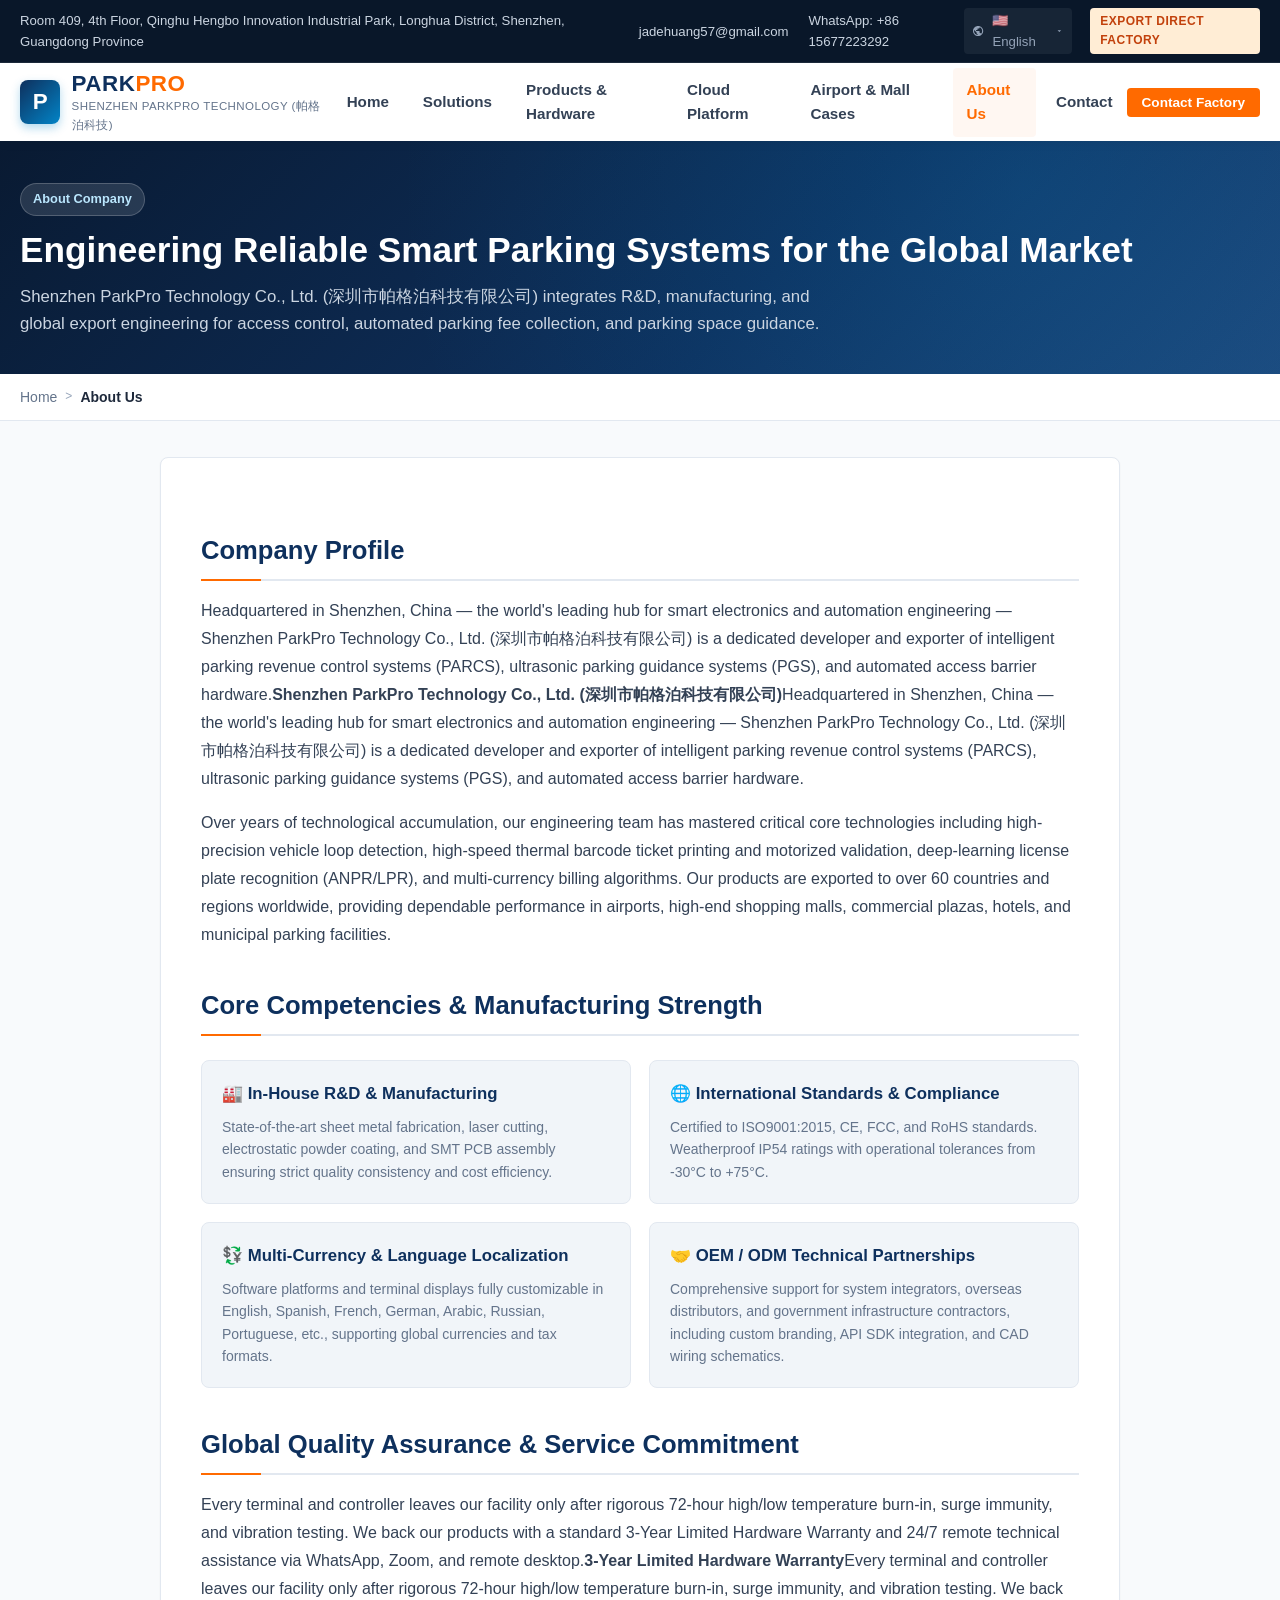
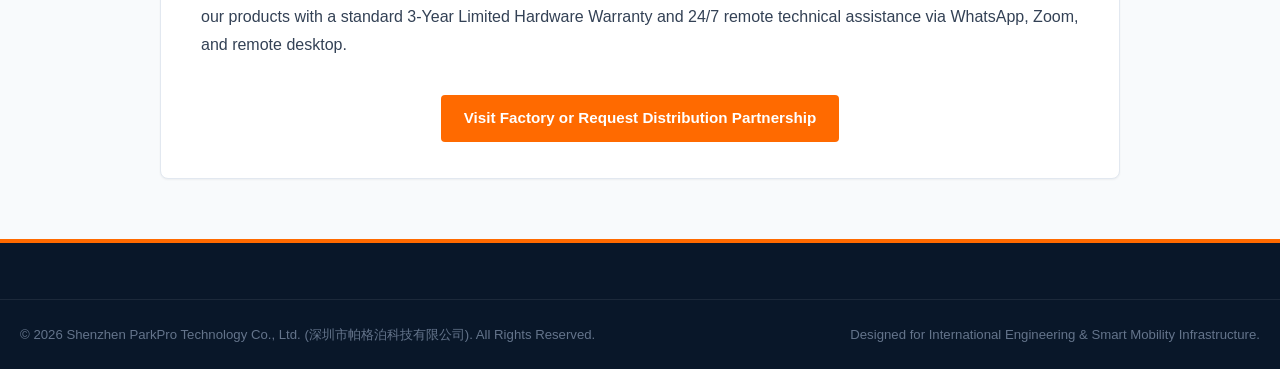
<file: about.html>
<!DOCTYPE html>
<html lang="en">
<head>
  <meta charset="UTF-8">
  <meta http-equiv="X-UA-Compatible" content="IE=edge">
  <meta name="viewport" content="width=device-width, initial-scale=1.0">
  <title>About Us | Shenzhen ParkPro Technology Co., Ltd. (深圳市帕格泊科技有限公司)</title>
  <meta name="description" content="Shenzhen ParkPro Technology Co., Ltd. (深圳市帕格泊科技有限公司) is a high-tech manufacturer specializing in overseas parking management systems, automated fee collection, and ultrasonic space guidance.">
  <link rel="stylesheet" href="css/style.css?v=1.2.0">
</head>
<body>

  <!-- Top Utility Bar -->
  <div class="top-bar">
    <div class="container top-bar-inner">
      <div class="top-contacts">
        <span class="top-contact-item" data-i18n="top_address">Room 409, 4th Floor, Qinghu Hengbo Innovation Industrial Park, Longhua District, Shenzhen, Guangdong Province</span>
        <a href="mailto:jadehuang57@gmail.com" class="top-contact-item">jadehuang57@gmail.com</a>
        <a href="https://wa.me/8615677223292" target="_blank" class="top-contact-item" data-i18n="top_whatsapp">WhatsApp: +86 15677223292</a>
      </div>
      <div class="top-right">
        <!-- Language Switcher -->
        <div class="lang-selector" id="langSelector">
          <svg width="14" height="14" viewBox="0 0 24 24" fill="currentColor"><path d="M12 2C6.48 2 2 6.48 2 12s4.48 10 10 10 10-4.48 10-10S17.52 2 12 2zm-1 17.93c-3.95-.49-7-3.85-7-7.93 0-.62.08-1.21.21-1.79L9 15v1c0 1.1.9 2 2 2v1.93zm6.9-2.54c-.26-.81-1-1.39-1.9-1.39h-1v-3c0-.55-.45-1-1-1H8v-2h2c.55 0 1-.45 1-1V7h2c1.1 0 2-.9 2-2v-.41c2.93 1.19 5 4.06 5 7.41 0 2.08-.8 3.97-2.1 5.39z"/></svg>
          <span id="currentLangLabel">🇺🇸 English</span>
          <svg width="10" height="10" viewBox="0 0 24 24" fill="currentColor"><path d="M7 10l5 5 5-5z"/></svg>

          <div class="lang-dropdown" id="langDropdown">
            <a href="#" data-lang="en">🇺🇸 English</a>
            <a href="#" data-lang="zh">🇨🇳 简体中文</a>
            <a href="#" data-lang="es">🇪🇸 Español</a>
            <a href="#" data-lang="fr">🇫🇷 Français</a>
            <a href="#" data-lang="de">🇩🇪 Deutsch</a>
            <a href="#" data-lang="ar">🇦🇪 العربية</a>
            <a href="#" data-lang="ru">🇷🇺 Русский</a>
            <a href="#" data-lang="pt">🇵🇹 Português</a>
            <a href="#" data-lang="ja">🇯🇵 日本語</a>
          </div>
        </div>

        <span class="badge badge-accent" data-i18n="badge_factory">Export Direct Factory</span>
      </div>
    </div>
  </div>

  <!-- Header -->
  <header class="site-header">
    <div class="container header-wrap">
      <a href="index.html" class="site-logo">
        <div class="logo-emblem">P</div>
        <div class="logo-text">
          <div class="logo-brand">PARK<span>PRO</span></div>
          <div class="logo-subtitle" data-i18n="company_title">Shenzhen ParkPro Technology (帕格泊科技)</div>
        </div>
      </a>

      <nav class="main-nav">
        <a href="index.html" class="nav-link" data-nav="home" data-i18n="nav_home">Home</a>
        <a href="solutions.html" class="nav-link" data-nav="solutions" data-i18n="nav_solutions">Solutions</a>
        <a href="products.html" class="nav-link" data-nav="products" data-i18n="nav_products">Products & Hardware</a>
        <a href="index.html#softwareSection" class="nav-link" data-nav="software" data-i18n="nav_cloud">Cloud Platform</a>
        <a href="index.html#scenariosSection" class="nav-link" data-nav="scenarios" data-i18n="nav_scenarios">Airport & Mall Cases</a>
        <a href="about.html" class="nav-link active" data-nav="about" data-i18n="nav_about">About Us</a>
        <a href="contact.html" class="nav-link" data-nav="contact" data-i18n="nav_contact">Contact</a>
      </nav>

      <div class="header-actions">
        <button class="btn btn-accent btn-sm open-quote-modal" data-i18n="btn_contact_factory">Contact Factory</button>
      </div>
    </div>
  </header>

  <!-- Banner -->
  <section class="page-banner">
    <div class="container banner-content">
      <div class="banner-badge">About Company</div>
      <h1 class="banner-title">Engineering Reliable Smart Parking Systems for the Global Market</h1>
      <p class="banner-desc">Shenzhen ParkPro Technology Co., Ltd. (深圳市帕格泊科技有限公司) integrates R&D, manufacturing, and global export engineering for access control, automated parking fee collection, and parking space guidance.</p>
    </div>
  </section>

  <!-- Breadcrumbs -->
  <div class="breadcrumb-wrap">
    <div class="container breadcrumbs">
      <a href="index.html">Home</a>
      <span class="sep">></span>
      <span class="current">About Us</span>
    </div>
  </div>

  <!-- Main Content -->
  <main class="main-layout">
    <div class="container">
      <div class="main-content" style="max-width:960px; margin:0 auto;">

        <h2 class="section-h2">Company Profile</h2>
        <p class="content-p">
          Headquartered in Shenzhen, China — the world's leading hub for smart electronics and automation engineering — <strong>Shenzhen ParkPro Technology Co., Ltd. (深圳市帕格泊科技有限公司)</strong> is a dedicated developer and exporter of intelligent parking revenue control systems (PARCS), ultrasonic parking guidance systems (PGS), and automated access barrier hardware.
        </p>
        <p class="content-p">
          Over years of technological accumulation, our engineering team has mastered critical core technologies including high-precision vehicle loop detection, high-speed thermal barcode ticket printing and motorized validation, deep-learning license plate recognition (ANPR/LPR), and multi-currency billing algorithms. Our products are exported to over 60 countries and regions worldwide, providing dependable performance in airports, high-end shopping malls, commercial plazas, hotels, and municipal parking facilities.
        </p>

        <h2 class="section-h2">Core Competencies & Manufacturing Strength</h2>
        <div class="feature-cards-grid" style="grid-template-columns:1fr 1fr;">
          <div class="feature-card">
            <div class="feature-card-title">🏭 In-House R&D & Manufacturing</div>
            <div class="feature-card-desc">State-of-the-art sheet metal fabrication, laser cutting, electrostatic powder coating, and SMT PCB assembly ensuring strict quality consistency and cost efficiency.</div>
          </div>
          <div class="feature-card">
            <div class="feature-card-title">🌐 International Standards & Compliance</div>
            <div class="feature-card-desc">Certified to ISO9001:2015, CE, FCC, and RoHS standards. Weatherproof IP54 ratings with operational tolerances from -30°C to +75°C.</div>
          </div>
          <div class="feature-card">
            <div class="feature-card-title">💱 Multi-Currency & Language Localization</div>
            <div class="feature-card-desc">Software platforms and terminal displays fully customizable in English, Spanish, French, German, Arabic, Russian, Portuguese, etc., supporting global currencies and tax formats.</div>
          </div>
          <div class="feature-card">
            <div class="feature-card-title">🤝 OEM / ODM Technical Partnerships</div>
            <div class="feature-card-desc">Comprehensive support for system integrators, overseas distributors, and government infrastructure contractors, including custom branding, API SDK integration, and CAD wiring schematics.</div>
          </div>
        </div>

        <h2 class="section-h2">Global Quality Assurance & Service Commitment</h2>
        <p class="content-p">
          Every terminal and controller leaves our facility only after rigorous 72-hour high/low temperature burn-in, surge immunity, and vibration testing. We back our products with a standard <strong>3-Year Limited Hardware Warranty</strong> and 24/7 remote technical assistance via WhatsApp, Zoom, and remote desktop.
        </p>

        <div style="text-align:center; margin-top:36px;">
          <a href="contact.html" class="btn btn-accent">Visit Factory or Request Distribution Partnership</a>
        </div>

      </div>
    </div>
  </main>

  <!-- Modal Dialog -->
  <div class="modal-overlay" id="quoteModal">
    <div class="modal-box">
      <div class="modal-header">
        <div class="modal-title">Contact ParkPro Factory</div>
        <button class="modal-close" id="modalClose">&times;</button>
      </div>
      <div class="modal-body">
        <form class="inquiry-form-submit" style="display:flex; flex-direction:column; gap:14px;">
          <div>
            <label class="form-label">Email <span class="req">*</span></label>
            <input type="email" class="form-control" required>
          </div>
          <div>
            <label class="form-label">Company & Country</label>
            <input type="text" class="form-control" required>
          </div>
          <div>
            <label class="form-label">Inquiry Details</label>
            <textarea class="form-control" rows="3" required minlength="15"></textarea>
          </div>
          <button type="submit" class="btn btn-accent">SUBMIT INQUIRY</button>
        </form>
      </div>
    </div>
  </div>

  <!-- Footer -->
  <footer class="site-footer">
    <div class="container footer-bottom">
      <div data-i18n="footer_rights">© 2026 Shenzhen ParkPro Technology Co., Ltd. (深圳市帕格泊科技有限公司). All Rights Reserved.</div>
      <div data-i18n="footer_subtext">Designed for International Engineering & Smart Mobility Infrastructure.</div>
    </div>
  </footer>

  <script src="js/i18n.js?v=1.2.0"></script>
  <script src="js/main.js?v=1.2.0"></script>
</body>
</html>
</file>
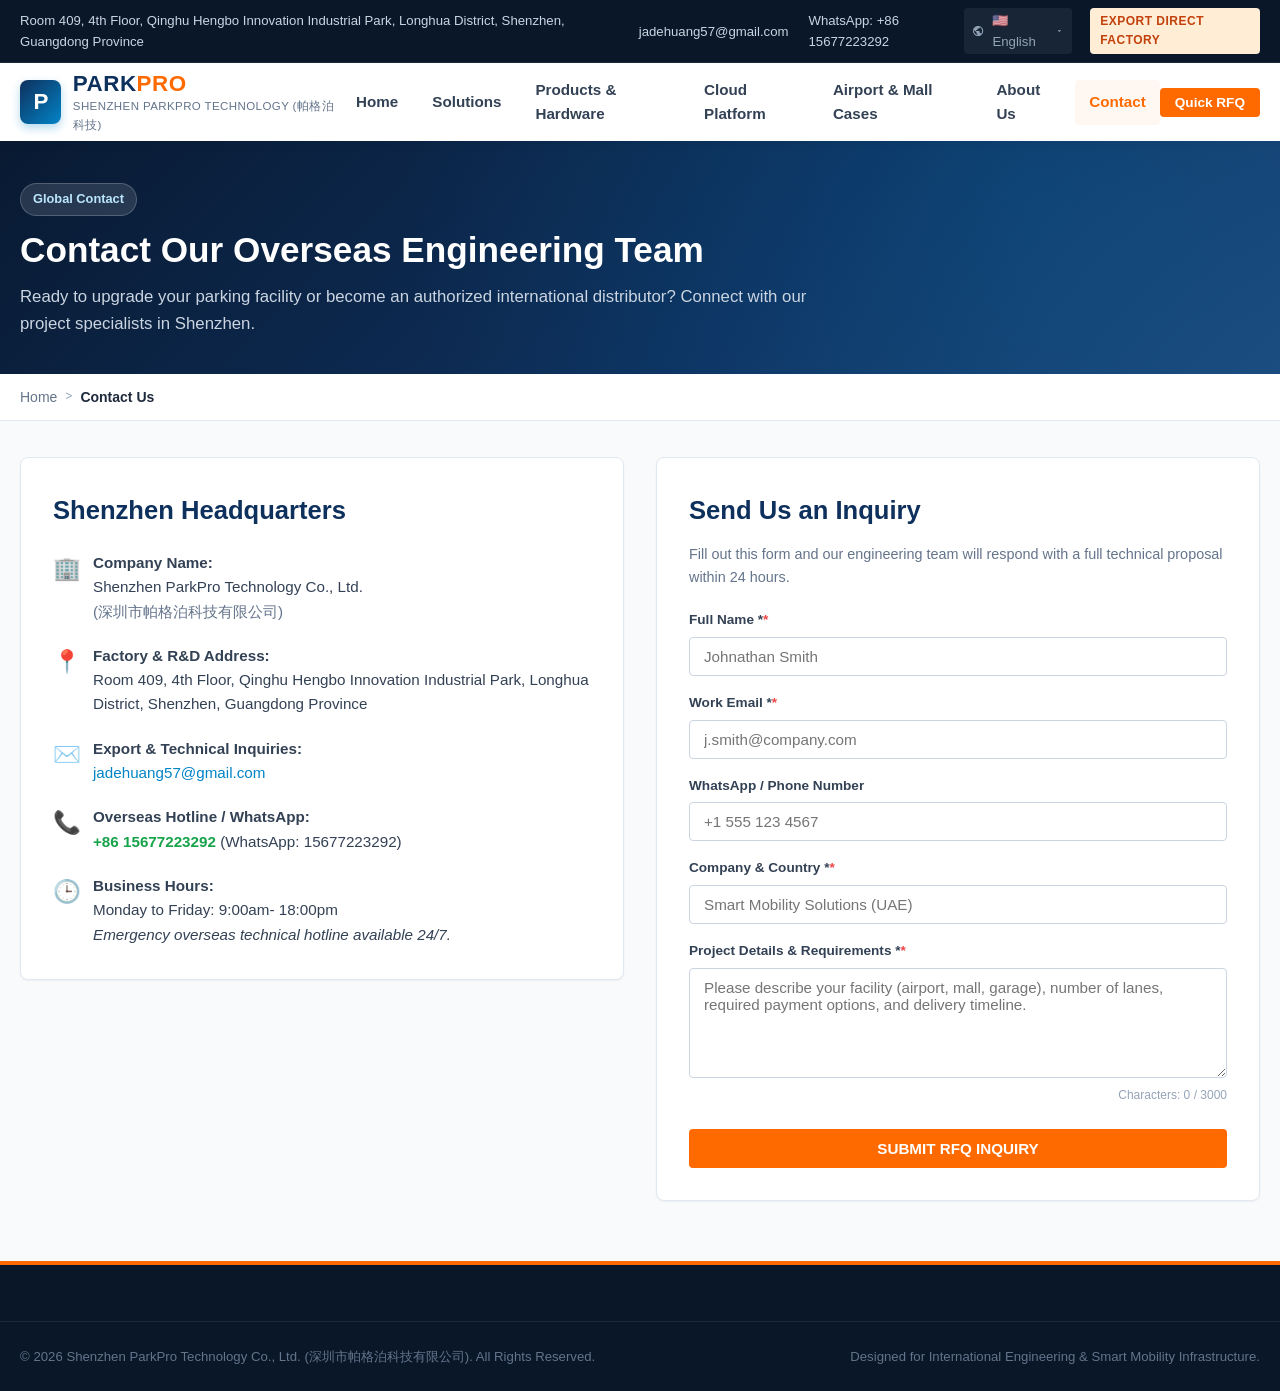
<file: contact.html>
<!DOCTYPE html>
<html lang="en">
<head>
  <meta charset="UTF-8">
  <meta http-equiv="X-UA-Compatible" content="IE=edge">
  <meta name="viewport" content="width=device-width, initial-scale=1.0">
  <title>Contact Us | Shenzhen ParkPro Technology Co., Ltd. (深圳市帕格泊科技有限公司)</title>
  <meta name="description" content="Contact Shenzhen ParkPro Technology Co., Ltd. for turnkey overseas parking solutions, project quotations, and OEM distribution partnerships.">
  <link rel="stylesheet" href="css/style.css?v=1.2.0">
</head>
<body>

  <!-- Top Utility Bar -->
  <div class="top-bar">
    <div class="container top-bar-inner">
      <div class="top-contacts">
        <span class="top-contact-item" data-i18n="top_address">Room 409, 4th Floor, Qinghu Hengbo Innovation Industrial Park, Longhua District, Shenzhen, Guangdong Province</span>
        <a href="mailto:jadehuang57@gmail.com" class="top-contact-item">jadehuang57@gmail.com</a>
        <a href="https://wa.me/8615677223292" target="_blank" class="top-contact-item" data-i18n="top_whatsapp">WhatsApp: +86 15677223292</a>
      </div>
      <div class="top-right">
        <!-- Language Switcher -->
        <div class="lang-selector" id="langSelector">
          <svg width="14" height="14" viewBox="0 0 24 24" fill="currentColor"><path d="M12 2C6.48 2 2 6.48 2 12s4.48 10 10 10 10-4.48 10-10S17.52 2 12 2zm-1 17.93c-3.95-.49-7-3.85-7-7.93 0-.62.08-1.21.21-1.79L9 15v1c0 1.1.9 2 2 2v1.93zm6.9-2.54c-.26-.81-1-1.39-1.9-1.39h-1v-3c0-.55-.45-1-1-1H8v-2h2c.55 0 1-.45 1-1V7h2c1.1 0 2-.9 2-2v-.41c2.93 1.19 5 4.06 5 7.41 0 2.08-.8 3.97-2.1 5.39z"/></svg>
          <span id="currentLangLabel">🇺🇸 English</span>
          <svg width="10" height="10" viewBox="0 0 24 24" fill="currentColor"><path d="M7 10l5 5 5-5z"/></svg>

          <div class="lang-dropdown" id="langDropdown">
            <a href="#" data-lang="en">🇺🇸 English</a>
            <a href="#" data-lang="zh">🇨🇳 简体中文</a>
            <a href="#" data-lang="es">🇪🇸 Español</a>
            <a href="#" data-lang="fr">🇫🇷 Français</a>
            <a href="#" data-lang="de">🇩🇪 Deutsch</a>
            <a href="#" data-lang="ar">🇦🇪 العربية</a>
            <a href="#" data-lang="ru">🇷🇺 Русский</a>
            <a href="#" data-lang="pt">🇵🇹 Português</a>
            <a href="#" data-lang="ja">🇯🇵 日本語</a>
          </div>
        </div>

        <span class="badge badge-accent" data-i18n="badge_factory">Export Direct Factory</span>
      </div>
    </div>
  </div>

  <!-- Header -->
  <header class="site-header">
    <div class="container header-wrap">
      <a href="index.html" class="site-logo">
        <div class="logo-emblem">P</div>
        <div class="logo-text">
          <div class="logo-brand">PARK<span>PRO</span></div>
          <div class="logo-subtitle" data-i18n="company_title">Shenzhen ParkPro Technology (帕格泊科技)</div>
        </div>
      </a>

      <nav class="main-nav">
        <a href="index.html" class="nav-link" data-nav="home" data-i18n="nav_home">Home</a>
        <a href="solutions.html" class="nav-link" data-nav="solutions" data-i18n="nav_solutions">Solutions</a>
        <a href="products.html" class="nav-link" data-nav="products" data-i18n="nav_products">Products & Hardware</a>
        <a href="index.html#softwareSection" class="nav-link" data-nav="software" data-i18n="nav_cloud">Cloud Platform</a>
        <a href="index.html#scenariosSection" class="nav-link" data-nav="scenarios" data-i18n="nav_scenarios">Airport & Mall Cases</a>
        <a href="about.html" class="nav-link" data-nav="about" data-i18n="nav_about">About Us</a>
        <a href="contact.html" class="nav-link active" data-nav="contact" data-i18n="nav_contact">Contact</a>
      </nav>

      <div class="header-actions">
        <button class="btn btn-accent btn-sm open-quote-modal" data-i18n="btn_quick_rfq">Quick RFQ</button>
      </div>
    </div>
  </header>

  <!-- Banner -->
  <section class="page-banner">
    <div class="container banner-content">
      <div class="banner-badge">Global Contact</div>
      <h1 class="banner-title">Contact Our Overseas Engineering Team</h1>
      <p class="banner-desc">Ready to upgrade your parking facility or become an authorized international distributor? Connect with our project specialists in Shenzhen.</p>
    </div>
  </section>

  <!-- Breadcrumbs -->
  <div class="breadcrumb-wrap">
    <div class="container breadcrumbs">
      <a href="index.html">Home</a>
      <span class="sep">></span>
      <span class="current">Contact Us</span>
    </div>
  </div>

  <!-- Main Content -->
  <main class="main-layout">
    <div class="container">
      <div class="layout-grid" style="grid-template-columns: 1fr 1fr;">

        <!-- Contact Information Card -->
        <div class="sidebar-box" style="padding:32px;">
          <h2 style="font-size:1.6rem; color:var(--primary); margin-bottom:20px;">Shenzhen Headquarters</h2>

          <div style="display:flex; flex-direction:column; gap:20px; font-size:0.95rem; color:#334155;">
            <div style="display:flex; gap:12px; align-items:flex-start;">
              <span style="font-size:1.4rem;">🏢</span>
              <div>
                <strong>Company Name:</strong><br>
                Shenzhen ParkPro Technology Co., Ltd.<br>
                <span style="color:#64748b;">(深圳市帕格泊科技有限公司)</span>
              </div>
            </div>

            <div style="display:flex; gap:12px; align-items:flex-start;">
              <span style="font-size:1.4rem;">📍</span>
              <div>
                <strong>Factory & R&D Address:</strong><br>
                Room 409, 4th Floor, Qinghu Hengbo Innovation Industrial Park, Longhua District, Shenzhen, Guangdong Province
              </div>
            </div>

            <div style="display:flex; gap:12px; align-items:flex-start;">
              <span style="font-size:1.4rem;">✉️</span>
              <div>
                <strong>Export & Technical Inquiries:</strong><br>
                <a href="mailto:jadehuang57@gmail.com" style="color:var(--accent-blue);">jadehuang57@gmail.com</a>
              </div>
            </div>

            <div style="display:flex; gap:12px; align-items:flex-start;">
              <span style="font-size:1.4rem;">📞</span>
              <div>
                <strong>Overseas Hotline / WhatsApp:</strong><br>
                <a href="https://wa.me/8615677223292" target="_blank" style="color:#16a34a; font-weight:600;">+86 15677223292</a> (WhatsApp: 15677223292)
              </div>
            </div>

            <div style="display:flex; gap:12px; align-items:flex-start;">
              <span style="font-size:1.4rem;">🕒</span>
              <div>
                <strong>Business Hours:</strong><br>
                Monday to Friday: 9:00am- 18:00pm<br>
                <em>Emergency overseas technical hotline available 24/7.</em>
              </div>
            </div>
          </div>
        </div>

        <!-- Inquiry Form -->
        <div class="sidebar-box" style="padding:32px;">
          <h2 style="font-size:1.6rem; color:var(--primary); margin-bottom:12px;">Send Us an Inquiry</h2>
          <p style="font-size:0.9rem; color:#64748b; margin-bottom:20px;">Fill out this form and our engineering team will respond with a full technical proposal within 24 hours.</p>

          <form class="inquiry-form-submit" style="display:flex; flex-direction:column; gap:16px;">
            <div class="form-group">
              <label class="form-label">Full Name <span class="req">*</span></label>
              <input type="text" class="form-control" required placeholder="Johnathan Smith">
            </div>

            <div class="form-group">
              <label class="form-label">Work Email <span class="req">*</span></label>
              <input type="email" class="form-control" required placeholder="j.smith@company.com">
            </div>

            <div class="form-group">
              <label class="form-label">WhatsApp / Phone Number</label>
              <input type="text" class="form-control" placeholder="+1 555 123 4567">
            </div>

            <div class="form-group">
              <label class="form-label">Company & Country <span class="req">*</span></label>
              <input type="text" class="form-control" required placeholder="Smart Mobility Solutions (UAE)">
            </div>

            <div class="form-group">
              <label class="form-label">Project Details & Requirements <span class="req">*</span></label>
              <textarea class="form-control" rows="4" required minlength="20" placeholder="Please describe your facility (airport, mall, garage), number of lanes, required payment options, and delivery timeline."></textarea>
              <div class="char-counter">Characters: <span>0</span> / 3000</div>
            </div>

            <button type="submit" class="btn btn-accent" style="margin-top:8px;">SUBMIT RFQ INQUIRY</button>
          </form>
        </div>

      </div>
    </div>
  </main>

  <!-- Modal Dialog -->
  <div class="modal-overlay" id="quoteModal">
    <div class="modal-box">
      <div class="modal-header">
        <div class="modal-title">Quick Quote Request</div>
        <button class="modal-close" id="modalClose">&times;</button>
      </div>
      <div class="modal-body">
        <form class="inquiry-form-submit" style="display:flex; flex-direction:column; gap:14px;">
          <div>
            <label class="form-label">Email <span class="req">*</span></label>
            <input type="email" class="form-control" required>
          </div>
          <div>
            <label class="form-label">Inquiry Message</label>
            <textarea class="form-control" rows="3" required minlength="15"></textarea>
          </div>
          <button type="submit" class="btn btn-accent">SEND MESSAGE</button>
        </form>
      </div>
    </div>
  </div>

  <!-- Footer -->
  <footer class="site-footer">
    <div class="container footer-bottom">
      <div data-i18n="footer_rights">© 2026 Shenzhen ParkPro Technology Co., Ltd. (深圳市帕格泊科技有限公司). All Rights Reserved.</div>
      <div data-i18n="footer_subtext">Designed for International Engineering & Smart Mobility Infrastructure.</div>
    </div>
  </footer>

  <script src="js/i18n.js?v=1.2.0"></script>
  <script src="js/main.js?v=1.2.0"></script>
</body>
</html>
</file>
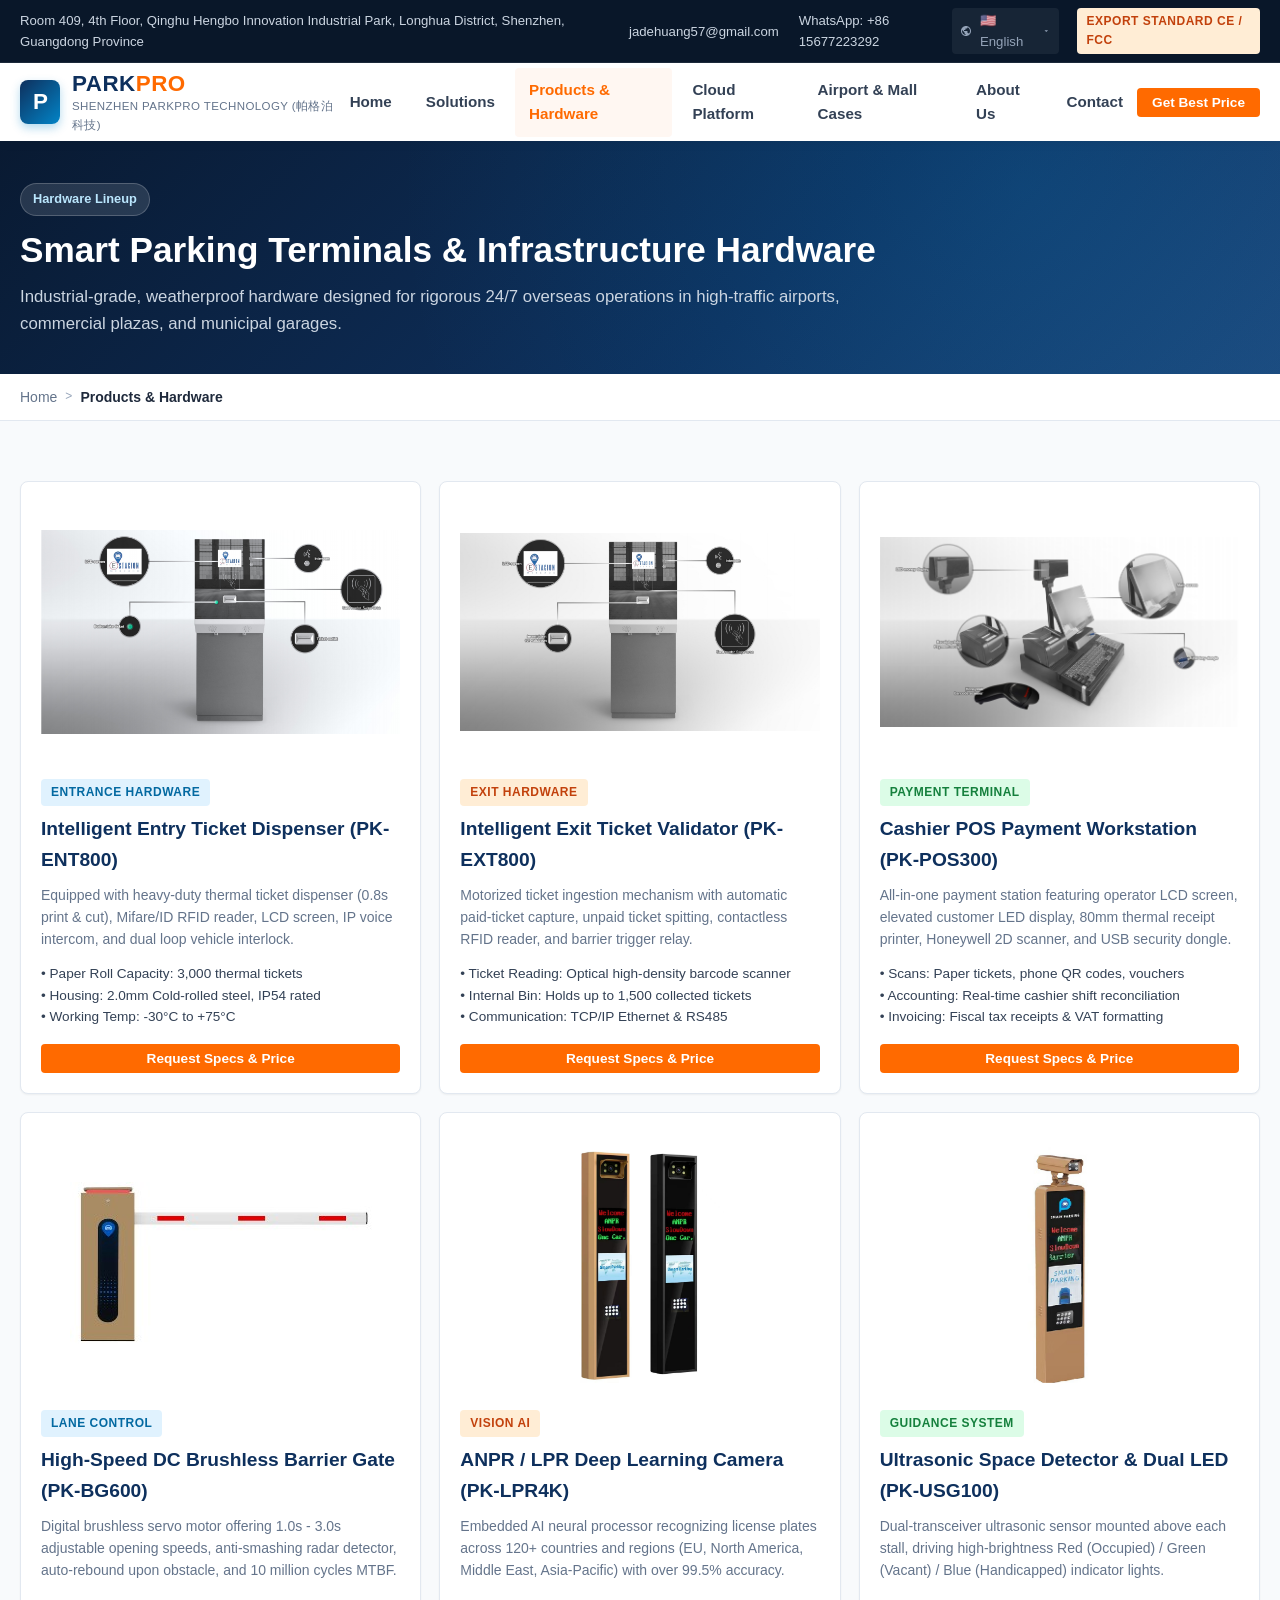
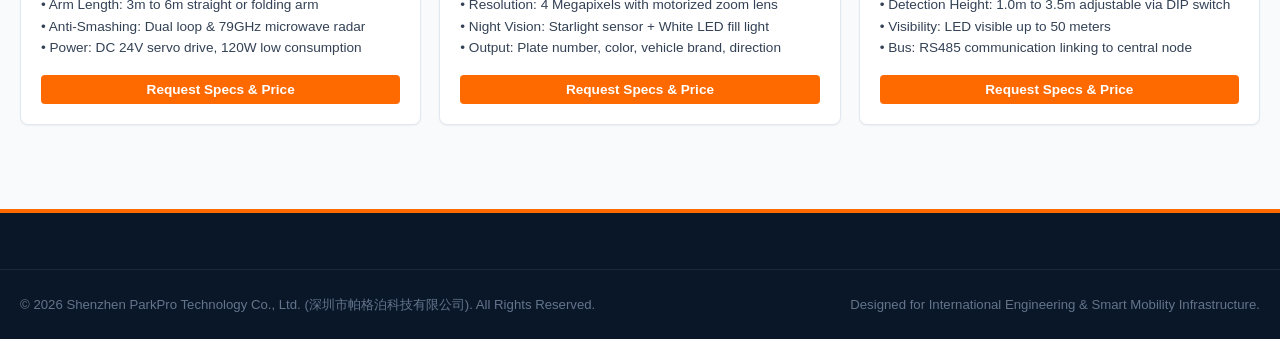
<file: products.html>
<!DOCTYPE html>
<html lang="en">
<head>
  <meta charset="UTF-8">
  <meta http-equiv="X-UA-Compatible" content="IE=edge">
  <meta name="viewport" content="width=device-width, initial-scale=1.0">
  <title>Parking Hardware Products & Terminals | Shenzhen ParkPro Technology Co., Ltd. (帕格泊科技)</title>
  <meta name="description" content="Discover ParkPro's full lineup of overseas parking hardware: entry ticket dispensers, exit validators, cashier workstations, ANPR cameras, and ultrasonic space guidance sensors.">
  <link rel="stylesheet" href="css/style.css?v=1.2.0">
</head>
<body>

  <!-- Top Utility Bar -->
  <div class="top-bar">
    <div class="container top-bar-inner">
      <div class="top-contacts">
        <span class="top-contact-item" data-i18n="top_address">Room 409, 4th Floor, Qinghu Hengbo Innovation Industrial Park, Longhua District, Shenzhen, Guangdong Province</span>
        <a href="mailto:jadehuang57@gmail.com" class="top-contact-item">jadehuang57@gmail.com</a>
        <a href="https://wa.me/8615677223292" target="_blank" class="top-contact-item" data-i18n="top_whatsapp">WhatsApp: +86 15677223292</a>
      </div>
      <div class="top-right">
        <!-- Language Switcher -->
        <div class="lang-selector" id="langSelector">
          <svg width="14" height="14" viewBox="0 0 24 24" fill="currentColor"><path d="M12 2C6.48 2 2 6.48 2 12s4.48 10 10 10 10-4.48 10-10S17.52 2 12 2zm-1 17.93c-3.95-.49-7-3.85-7-7.93 0-.62.08-1.21.21-1.79L9 15v1c0 1.1.9 2 2 2v1.93zm6.9-2.54c-.26-.81-1-1.39-1.9-1.39h-1v-3c0-.55-.45-1-1-1H8v-2h2c.55 0 1-.45 1-1V7h2c1.1 0 2-.9 2-2v-.41c2.93 1.19 5 4.06 5 7.41 0 2.08-.8 3.97-2.1 5.39z"/></svg>
          <span id="currentLangLabel">🇺🇸 English</span>
          <svg width="10" height="10" viewBox="0 0 24 24" fill="currentColor"><path d="M7 10l5 5 5-5z"/></svg>

          <div class="lang-dropdown" id="langDropdown">
            <a href="#" data-lang="en">🇺🇸 English</a>
            <a href="#" data-lang="zh">🇨🇳 简体中文</a>
            <a href="#" data-lang="es">🇪🇸 Español</a>
            <a href="#" data-lang="fr">🇫🇷 Français</a>
            <a href="#" data-lang="de">🇩🇪 Deutsch</a>
            <a href="#" data-lang="ar">🇦🇪 العربية</a>
            <a href="#" data-lang="ru">🇷🇺 Русский</a>
            <a href="#" data-lang="pt">🇵🇹 Português</a>
            <a href="#" data-lang="ja">🇯🇵 日本語</a>
          </div>
        </div>

        <span class="badge badge-accent" data-i18n="badge_export">Export Standard CE / FCC</span>
      </div>
    </div>
  </div>

  <!-- Main Navigation Header -->
  <header class="site-header">
    <div class="container header-wrap">
      <a href="index.html" class="site-logo">
        <div class="logo-emblem">P</div>
        <div class="logo-text">
          <div class="logo-brand">PARK<span>PRO</span></div>
          <div class="logo-subtitle" data-i18n="company_title">Shenzhen ParkPro Technology (帕格泊科技)</div>
        </div>
      </a>

      <nav class="main-nav">
        <a href="index.html" class="nav-link" data-nav="home" data-i18n="nav_home">Home</a>
        <a href="solutions.html" class="nav-link" data-nav="solutions" data-i18n="nav_solutions">Solutions</a>
        <a href="products.html" class="nav-link active" data-nav="products" data-i18n="nav_products">Products & Hardware</a>
        <a href="index.html#softwareSection" class="nav-link" data-nav="software" data-i18n="nav_cloud">Cloud Platform</a>
        <a href="index.html#scenariosSection" class="nav-link" data-nav="scenarios" data-i18n="nav_scenarios">Airport & Mall Cases</a>
        <a href="about.html" class="nav-link" data-nav="about" data-i18n="nav_about">About Us</a>
        <a href="contact.html" class="nav-link" data-nav="contact" data-i18n="nav_contact">Contact</a>
      </nav>

      <div class="header-actions">
        <button class="btn btn-accent btn-sm open-quote-modal" data-i18n="btn_get_price">Get Product Price</button>
      </div>
    </div>
  </header>

  <!-- Banner -->
  <section class="page-banner">
    <div class="container banner-content">
      <div class="banner-badge">Hardware Lineup</div>
      <h1 class="banner-title">Smart Parking Terminals & Infrastructure Hardware</h1>
      <p class="banner-desc">Industrial-grade, weatherproof hardware designed for rigorous 24/7 overseas operations in high-traffic airports, commercial plazas, and municipal garages.</p>
    </div>
  </section>

  <!-- Breadcrumbs -->
  <div class="breadcrumb-wrap">
    <div class="container breadcrumbs">
      <a href="index.html">Home</a>
      <span class="sep">></span>
      <span class="current">Products & Hardware</span>
    </div>
  </div>

  <!-- Main Content -->
  <main class="main-layout">
    <div class="container">

      <div class="feature-cards-grid" style="grid-template-columns: repeat(auto-fit, minmax(340px, 1fr));">

        <!-- Product 1: Entry Dispenser -->
        <div class="sidebar-box" style="padding:20px;">
          <div class="img-container" style="height:260px; display:flex; align-items:center; justify-content:center; background:#fff; border-radius:8px;">
            <img src="20241019113520_50465.png" alt="Smart Entry Ticket Dispenser" style="max-height:240px; width:auto;">
          </div>
          <div style="margin-top:16px;">
            <span class="badge badge-primary">Entrance Hardware</span>
            <h3 style="font-size:1.2rem; color:var(--primary); margin:8px 0;">Intelligent Entry Ticket Dispenser (PK-ENT800)</h3>
            <p style="font-size:0.875rem; color:#64748b; line-height:1.6; margin-bottom:12px;">
              Equipped with heavy-duty thermal ticket dispenser (0.8s print & cut), Mifare/ID RFID reader, LCD screen, IP voice intercom, and dual loop vehicle interlock.
            </p>
            <ul style="font-size:0.85rem; color:#334155; margin-bottom:16px; line-height:1.6;">
              <li>• Paper Roll Capacity: 3,000 thermal tickets</li>
              <li>• Housing: 2.0mm Cold-rolled steel, IP54 rated</li>
              <li>• Working Temp: -30°C to +75°C</li>
            </ul>
            <button class="btn btn-accent btn-sm open-quote-modal" style="width:100%;">Request Specs & Price</button>
          </div>
        </div>

        <!-- Product 2: Exit Validator -->
        <div class="sidebar-box" style="padding:20px;">
          <div class="img-container" style="height:260px; display:flex; align-items:center; justify-content:center; background:#fff; border-radius:8px;">
            <img src="20241019114504_23799.png" alt="Smart Exit Ticket Validator" style="max-height:240px; width:auto;">
          </div>
          <div style="margin-top:16px;">
            <span class="badge badge-accent">Exit Hardware</span>
            <h3 style="font-size:1.2rem; color:var(--primary); margin:8px 0;">Intelligent Exit Ticket Validator (PK-EXT800)</h3>
            <p style="font-size:0.875rem; color:#64748b; line-height:1.6; margin-bottom:12px;">
              Motorized ticket ingestion mechanism with automatic paid-ticket capture, unpaid ticket spitting, contactless RFID reader, and barrier trigger relay.
            </p>
            <ul style="font-size:0.85rem; color:#334155; margin-bottom:16px; line-height:1.6;">
              <li>• Ticket Reading: Optical high-density barcode scanner</li>
              <li>• Internal Bin: Holds up to 1,500 collected tickets</li>
              <li>• Communication: TCP/IP Ethernet & RS485</li>
            </ul>
            <button class="btn btn-accent btn-sm open-quote-modal" style="width:100%;">Request Specs & Price</button>
          </div>
        </div>

        <!-- Product 3: Cashier Console -->
        <div class="sidebar-box" style="padding:20px;">
          <div class="img-container" style="height:260px; display:flex; align-items:center; justify-content:center; background:#fff; border-radius:8px;">
            <img src="20241019115105_80050.png" alt="Cashier POS Workstation Console" style="max-height:240px; width:auto;">
          </div>
          <div style="margin-top:16px;">
            <span class="badge badge-success">Payment Terminal</span>
            <h3 style="font-size:1.2rem; color:var(--primary); margin:8px 0;">Cashier POS Payment Workstation (PK-POS300)</h3>
            <p style="font-size:0.875rem; color:#64748b; line-height:1.6; margin-bottom:12px;">
              All-in-one payment station featuring operator LCD screen, elevated customer LED display, 80mm thermal receipt printer, Honeywell 2D scanner, and USB security dongle.
            </p>
            <ul style="font-size:0.85rem; color:#334155; margin-bottom:16px; line-height:1.6;">
              <li>• Scans: Paper tickets, phone QR codes, vouchers</li>
              <li>• Accounting: Real-time cashier shift reconciliation</li>
              <li>• Invoicing: Fiscal tax receipts & VAT formatting</li>
            </ul>
            <button class="btn btn-accent btn-sm open-quote-modal" style="width:100%;">Request Specs & Price</button>
          </div>
        </div>

        <!-- Product 4: Barrier Gates -->
        <div class="sidebar-box" style="padding:20px;">
          <div class="img-container" style="height:260px; display:flex; align-items:center; justify-content:center; background:#fff; border-radius:8px;">
            <img src="直杆道闸.jpg" onerror="this.onerror=null;this.src='barrier-gate.jpg';" alt="High-Speed DC Brushless Barrier Gate" style="max-height:240px; width:auto; object-fit:contain;">
          </div>
          <div style="margin-top:16px;">
            <span class="badge badge-primary">Lane Control</span>
            <h3 style="font-size:1.2rem; color:var(--primary); margin:8px 0;">High-Speed DC Brushless Barrier Gate (PK-BG600)</h3>
            <p style="font-size:0.875rem; color:#64748b; line-height:1.6; margin-bottom:12px;">
              Digital brushless servo motor offering 1.0s - 3.0s adjustable opening speeds, anti-smashing radar detector, auto-rebound upon obstacle, and 10 million cycles MTBF.
            </p>
            <ul style="font-size:0.85rem; color:#334155; margin-bottom:16px; line-height:1.6;">
              <li>• Arm Length: 3m to 6m straight or folding arm</li>
              <li>• Anti-Smashing: Dual loop & 79GHz microwave radar</li>
              <li>• Power: DC 24V servo drive, 120W low consumption</li>
            </ul>
            <button class="btn btn-accent btn-sm open-quote-modal" style="width:100%;">Request Specs & Price</button>
          </div>
        </div>

        <!-- Product 5: ANPR Camera -->
        <div class="sidebar-box" style="padding:20px;">
          <div class="img-container" style="height:260px; display:flex; align-items:center; justify-content:center; background:#fff; border-radius:8px;">
            <img src="车牌识别摄像头.png" onerror="this.onerror=null;this.src='lpr-camera.png';" alt="ANPR / LPR Deep Learning Camera" style="max-height:240px; width:auto; object-fit:contain;">
          </div>
          <div style="margin-top:16px;">
            <span class="badge badge-accent">Vision AI</span>
            <h3 style="font-size:1.2rem; color:var(--primary); margin:8px 0;">ANPR / LPR Deep Learning Camera (PK-LPR4K)</h3>
            <p style="font-size:0.875rem; color:#64748b; line-height:1.6; margin-bottom:12px;">
              Embedded AI neural processor recognizing license plates across 120+ countries and regions (EU, North America, Middle East, Asia-Pacific) with over 99.5% accuracy.
            </p>
            <ul style="font-size:0.85rem; color:#334155; margin-bottom:16px; line-height:1.6;">
              <li>• Resolution: 4 Megapixels with motorized zoom lens</li>
              <li>• Night Vision: Starlight sensor + White LED fill light</li>
              <li>• Output: Plate number, color, vehicle brand, direction</li>
            </ul>
            <button class="btn btn-accent btn-sm open-quote-modal" style="width:100%;">Request Specs & Price</button>
          </div>
        </div>

        <!-- Product 6: Space Guidance Detector -->
        <div class="sidebar-box" style="padding:20px;">
          <div class="img-container" style="height:260px; display:flex; align-items:center; justify-content:center; background:#fff; border-radius:8px;">
            <img src="摄像探测器.jpg" onerror="this.onerror=null;this.src='space-detector.jpg';" alt="Ultrasonic Space Detector & Dual LED" style="max-height:240px; width:auto; object-fit:contain;">
          </div>
          <div style="margin-top:16px;">
            <span class="badge badge-success">Guidance System</span>
            <h3 style="font-size:1.2rem; color:var(--primary); margin:8px 0;">Ultrasonic Space Detector & Dual LED (PK-USG100)</h3>
            <p style="font-size:0.875rem; color:#64748b; line-height:1.6; margin-bottom:12px;">
              Dual-transceiver ultrasonic sensor mounted above each stall, driving high-brightness Red (Occupied) / Green (Vacant) / Blue (Handicapped) indicator lights.
            </p>
            <ul style="font-size:0.85rem; color:#334155; margin-bottom:16px; line-height:1.6;">
              <li>• Detection Height: 1.0m to 3.5m adjustable via DIP switch</li>
              <li>• Visibility: LED visible up to 50 meters</li>
              <li>• Bus: RS485 communication linking to central node</li>
            </ul>
            <button class="btn btn-accent btn-sm open-quote-modal" style="width:100%;">Request Specs & Price</button>
          </div>
        </div>

      </div>

    </div>
  </main>

  <!-- Modal Dialog -->
  <div class="modal-overlay" id="quoteModal">
    <div class="modal-box">
      <div class="modal-header">
        <div class="modal-title">Request Hardware Quotation</div>
        <button class="modal-close" id="modalClose">&times;</button>
      </div>
      <div class="modal-body">
        <form class="inquiry-form-submit" style="display:flex; flex-direction:column; gap:14px;">
          <div>
            <label class="form-label">Work Email <span class="req">*</span></label>
            <input type="email" class="form-control" placeholder="yourname@company.com" required>
          </div>
          <div>
            <label class="form-label">Hardware Models Required</label>
            <input type="text" class="form-control" placeholder="e.g. 4x PK-ENT800, 4x PK-EXT800, 2x PK-POS300">
          </div>
          <div>
            <label class="form-label">Destination Country & Quantities</label>
            <textarea class="form-control" rows="3" placeholder="Please specify destination port (e.g. FOB Shenzhen or CIF Dubai) and quantity." required minlength="15"></textarea>
          </div>
          <button type="submit" class="btn btn-accent" style="width:100%;">SUBMIT HARDWARE RFQ</button>
        </form>
      </div>
    </div>
  </div>

  <!-- Footer -->
  <footer class="site-footer">
    <div class="container footer-bottom">
      <div data-i18n="footer_rights">© 2026 Shenzhen ParkPro Technology Co., Ltd. (深圳市帕格泊科技有限公司). All Rights Reserved.</div>
      <div data-i18n="footer_subtext">CE • FCC • ISO9001:2015 Registered Manufacturer</div>
    </div>
  </footer>

  <script src="js/i18n.js?v=1.2.0"></script>
  <script src="js/main.js?v=1.2.0"></script>
</body>
</html>
</file>
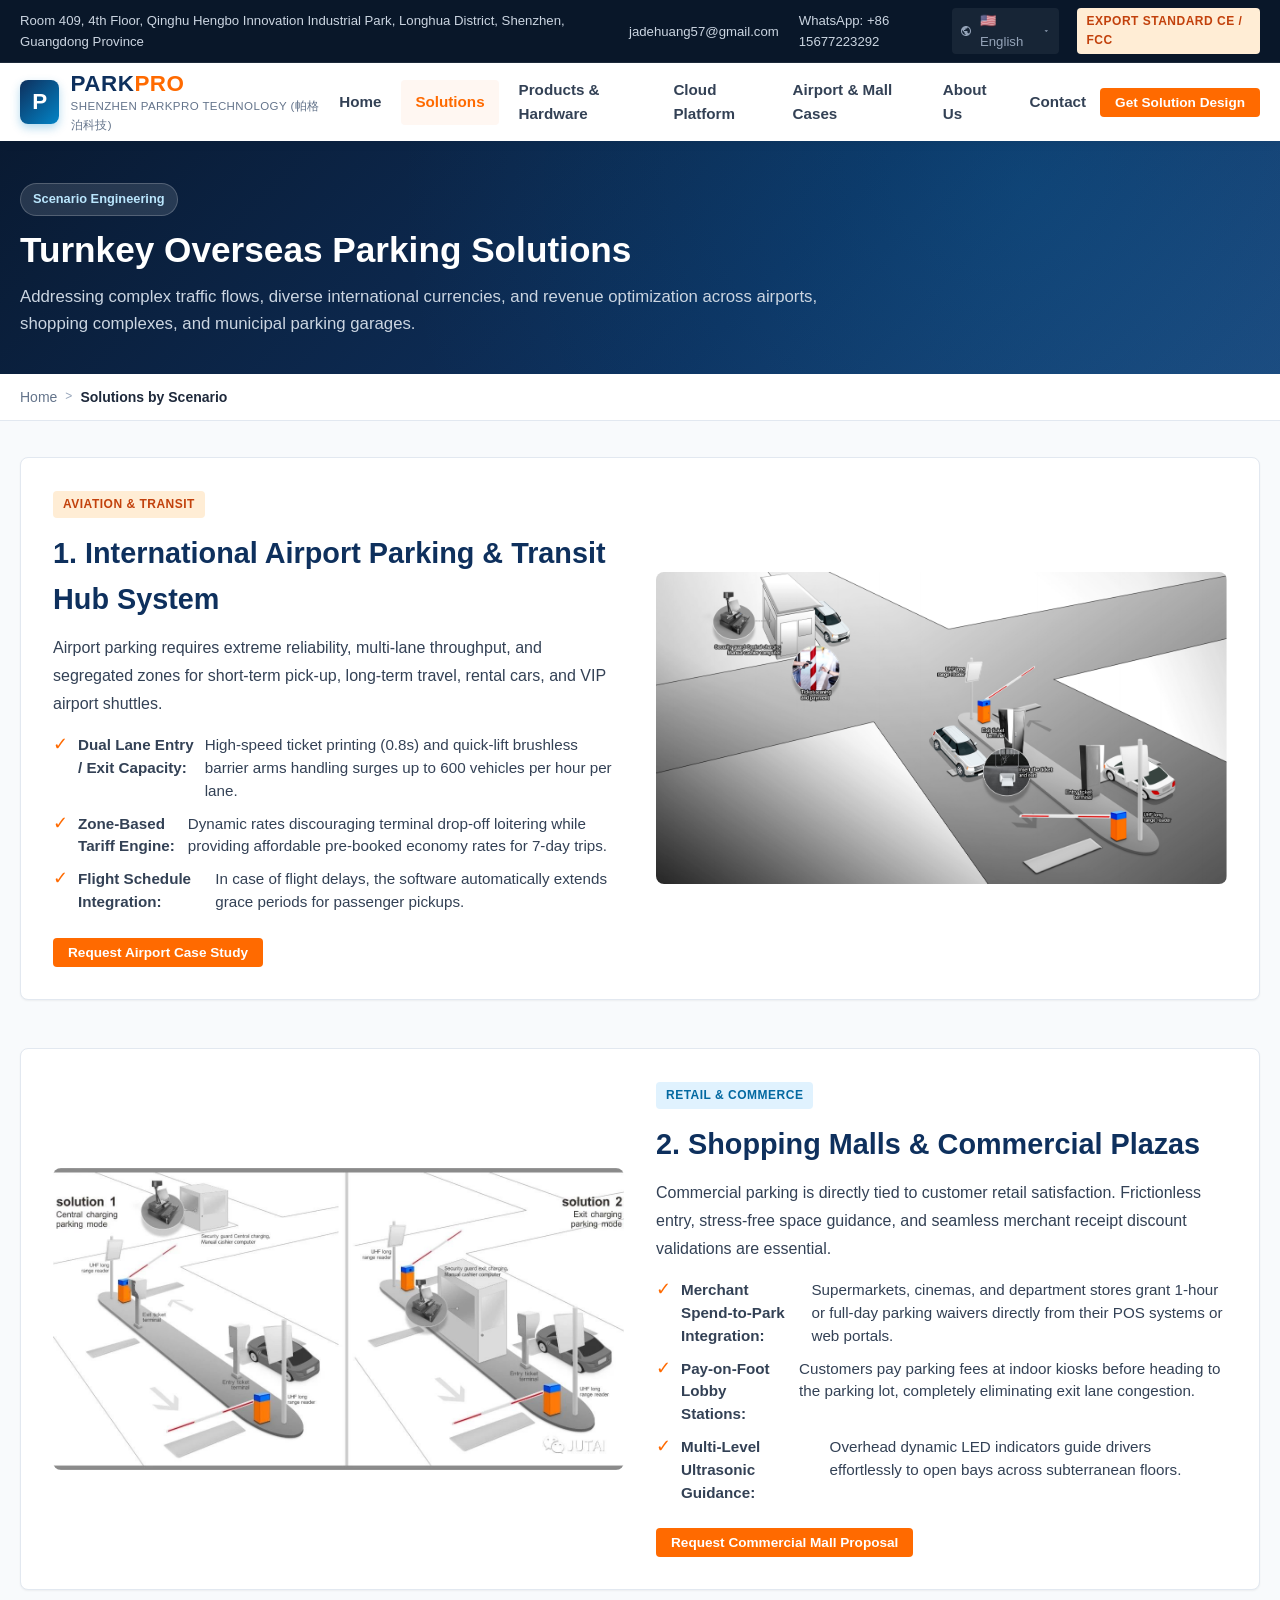
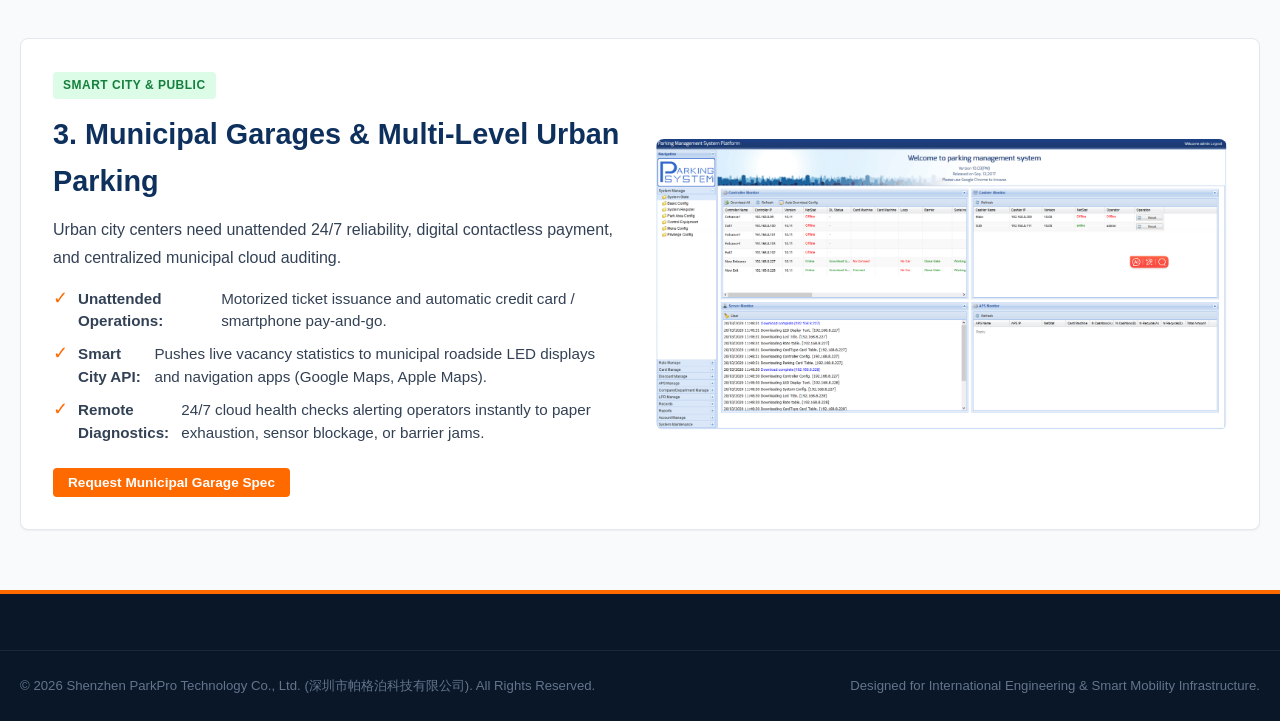
<file: solutions.html>
<!DOCTYPE html>
<html lang="en">
<head>
  <meta charset="UTF-8">
  <meta http-equiv="X-UA-Compatible" content="IE=edge">
  <meta name="viewport" content="width=device-width, initial-scale=1.0">
  <title>Turnkey Parking Solutions by Scenario | Shenzhen ParkPro Technology (帕格泊科技)</title>
  <meta name="description" content="Customized overseas parking systems for international airports, commercial shopping malls, transit hubs, and municipal garages.">
  <link rel="stylesheet" href="css/style.css?v=1.2.0">
</head>
<body>

  <!-- Top Utility Bar -->
  <div class="top-bar">
    <div class="container top-bar-inner">
      <div class="top-contacts">
        <span class="top-contact-item" data-i18n="top_address">Room 409, 4th Floor, Qinghu Hengbo Innovation Industrial Park, Longhua District, Shenzhen, Guangdong Province</span>
        <a href="mailto:jadehuang57@gmail.com" class="top-contact-item">jadehuang57@gmail.com</a>
        <a href="https://wa.me/8615677223292" target="_blank" class="top-contact-item" data-i18n="top_whatsapp">WhatsApp: +86 15677223292</a>
      </div>
      <div class="top-right">
        <!-- Language Switcher -->
        <div class="lang-selector" id="langSelector">
          <svg width="14" height="14" viewBox="0 0 24 24" fill="currentColor"><path d="M12 2C6.48 2 2 6.48 2 12s4.48 10 10 10 10-4.48 10-10S17.52 2 12 2zm-1 17.93c-3.95-.49-7-3.85-7-7.93 0-.62.08-1.21.21-1.79L9 15v1c0 1.1.9 2 2 2v1.93zm6.9-2.54c-.26-.81-1-1.39-1.9-1.39h-1v-3c0-.55-.45-1-1-1H8v-2h2c.55 0 1-.45 1-1V7h2c1.1 0 2-.9 2-2v-.41c2.93 1.19 5 4.06 5 7.41 0 2.08-.8 3.97-2.1 5.39z"/></svg>
          <span id="currentLangLabel">🇺🇸 English</span>
          <svg width="10" height="10" viewBox="0 0 24 24" fill="currentColor"><path d="M7 10l5 5 5-5z"/></svg>

          <div class="lang-dropdown" id="langDropdown">
            <a href="#" data-lang="en">🇺🇸 English</a>
            <a href="#" data-lang="zh">🇨🇳 简体中文</a>
            <a href="#" data-lang="es">🇪🇸 Español</a>
            <a href="#" data-lang="fr">🇫🇷 Français</a>
            <a href="#" data-lang="de">🇩🇪 Deutsch</a>
            <a href="#" data-lang="ar">🇦🇪 العربية</a>
            <a href="#" data-lang="ru">🇷🇺 Русский</a>
            <a href="#" data-lang="pt">🇵🇹 Português</a>
            <a href="#" data-lang="ja">🇯🇵 日本語</a>
          </div>
        </div>

        <span class="badge badge-accent" data-i18n="badge_export">Export Standard CE / FCC</span>
      </div>
    </div>
  </div>

  <!-- Header -->
  <header class="site-header">
    <div class="container header-wrap">
      <a href="index.html" class="site-logo">
        <div class="logo-emblem">P</div>
        <div class="logo-text">
          <div class="logo-brand">PARK<span>PRO</span></div>
          <div class="logo-subtitle" data-i18n="company_title">Shenzhen ParkPro Technology (帕格泊科技)</div>
        </div>
      </a>

      <nav class="main-nav">
        <a href="index.html" class="nav-link" data-nav="home" data-i18n="nav_home">Home</a>
        <a href="solutions.html" class="nav-link active" data-nav="solutions" data-i18n="nav_solutions">Solutions</a>
        <a href="products.html" class="nav-link" data-nav="products" data-i18n="nav_products">Products & Hardware</a>
        <a href="index.html#softwareSection" class="nav-link" data-nav="software" data-i18n="nav_cloud">Cloud Platform</a>
        <a href="index.html#scenariosSection" class="nav-link" data-nav="scenarios" data-i18n="nav_scenarios">Airport & Mall Cases</a>
        <a href="about.html" class="nav-link" data-nav="about" data-i18n="nav_about">About Us</a>
        <a href="contact.html" class="nav-link" data-nav="contact" data-i18n="nav_contact">Contact</a>
      </nav>

      <div class="header-actions">
        <button class="btn btn-accent btn-sm open-quote-modal" data-i18n="btn_get_design">Get Solution Design</button>
      </div>
    </div>
  </header>

  <!-- Banner -->
  <section class="page-banner">
    <div class="container banner-content">
      <div class="banner-badge">Scenario Engineering</div>
      <h1 class="banner-title">Turnkey Overseas Parking Solutions</h1>
      <p class="banner-desc">Addressing complex traffic flows, diverse international currencies, and revenue optimization across airports, shopping complexes, and municipal parking garages.</p>
    </div>
  </section>

  <!-- Breadcrumbs -->
  <div class="breadcrumb-wrap">
    <div class="container breadcrumbs">
      <a href="index.html">Home</a>
      <span class="sep">></span>
      <span class="current">Solutions by Scenario</span>
    </div>
  </div>

  <!-- Main Content -->
  <main class="main-layout">
    <div class="container" style="display:flex; flex-direction:column; gap:48px;">

      <!-- Scenario 1: Airports -->
      <section class="sidebar-box" style="padding:32px;">
        <div class="layout-grid" style="grid-template-columns: 1fr 1fr; align-items:center;">
          <div>
            <span class="badge badge-accent">Aviation & Transit</span>
            <h2 style="font-size:1.8rem; color:var(--primary); margin:12px 0;">1. International Airport Parking & Transit Hub System</h2>
            <p class="content-p">
              Airport parking requires extreme reliability, multi-lane throughput, and segregated zones for short-term pick-up, long-term travel, rental cars, and VIP airport shuttles.
            </p>
            <ul class="highlight-list">
              <li class="highlight-item"><span class="bullet-icon">✓</span> <strong>Dual Lane Entry / Exit Capacity:</strong> High-speed ticket printing (0.8s) and quick-lift brushless barrier arms handling surges up to 600 vehicles per hour per lane.</li>
              <li class="highlight-item"><span class="bullet-icon">✓</span> <strong>Zone-Based Tariff Engine:</strong> Dynamic rates discouraging terminal drop-off loitering while providing affordable pre-booked economy rates for 7-day trips.</li>
              <li class="highlight-item"><span class="bullet-icon">✓</span> <strong>Flight Schedule Integration:</strong> In case of flight delays, the software automatically extends grace periods for passenger pickups.</li>
            </ul>
            <button class="btn btn-accent btn-sm open-quote-modal">Request Airport Case Study</button>
          </div>
          <div>
            <div class="img-container">
              <img src="20241019104802_15079.png" alt="Airport terminal multi lane parking layout" style="border-radius:var(--radius-md);">
            </div>
          </div>
        </div>
      </section>

      <!-- Scenario 2: Shopping Malls & Commercial Plazas -->
      <section class="sidebar-box" style="padding:32px;">
        <div class="layout-grid" style="grid-template-columns: 1fr 1fr; align-items:center;">
          <div>
            <div class="img-container">
              <img src="20241018104915_51230.jpg" alt="Commercial shopping mall central parking payment mode" style="border-radius:var(--radius-md);">
            </div>
          </div>
          <div>
            <span class="badge badge-primary">Retail & Commerce</span>
            <h2 style="font-size:1.8rem; color:var(--primary); margin:12px 0;">2. Shopping Malls & Commercial Plazas</h2>
            <p class="content-p">
              Commercial parking is directly tied to customer retail satisfaction. Frictionless entry, stress-free space guidance, and seamless merchant receipt discount validations are essential.
            </p>
            <ul class="highlight-list">
              <li class="highlight-item"><span class="bullet-icon">✓</span> <strong>Merchant Spend-to-Park Integration:</strong> Supermarkets, cinemas, and department stores grant 1-hour or full-day parking waivers directly from their POS systems or web portals.</li>
              <li class="highlight-item"><span class="bullet-icon">✓</span> <strong>Pay-on-Foot Lobby Stations:</strong> Customers pay parking fees at indoor kiosks before heading to the parking lot, completely eliminating exit lane congestion.</li>
              <li class="highlight-item"><span class="bullet-icon">✓</span> <strong>Multi-Level Ultrasonic Guidance:</strong> Overhead dynamic LED indicators guide drivers effortlessly to open bays across subterranean floors.</li>
            </ul>
            <button class="btn btn-accent btn-sm open-quote-modal">Request Commercial Mall Proposal</button>
          </div>
        </div>
      </section>

      <!-- Scenario 3: Municipal Garages -->
      <section class="sidebar-box" style="padding:32px;">
        <div class="layout-grid" style="grid-template-columns: 1fr 1fr; align-items:center;">
          <div>
            <span class="badge badge-success">Smart City & Public</span>
            <h2 style="font-size:1.8rem; color:var(--primary); margin:12px 0;">3. Municipal Garages & Multi-Level Urban Parking</h2>
            <p class="content-p">
              Urban city centers need unattended 24/7 reliability, digital contactless payment, and centralized municipal cloud auditing.
            </p>
            <ul class="highlight-list">
              <li class="highlight-item"><span class="bullet-icon">✓</span> <strong>Unattended Operations:</strong> Motorized ticket issuance and automatic credit card / smartphone pay-and-go.</li>
              <li class="highlight-item"><span class="bullet-icon">✓</span> <strong>Smart City API:</strong> Pushes live vacancy statistics to municipal roadside LED displays and navigation apps (Google Maps, Apple Maps).</li>
              <li class="highlight-item"><span class="bullet-icon">✓</span> <strong>Remote Diagnostics:</strong> 24/7 cloud health checks alerting operators instantly to paper exhaustion, sensor blockage, or barrier jams.</li>
            </ul>
            <button class="btn btn-accent btn-sm open-quote-modal">Request Municipal Garage Spec</button>
          </div>
          <div>
            <div class="img-container">
              <img src="20241019144645_59046.png" alt="Municipal garage software platform dashboard" style="border-radius:var(--radius-md);">
            </div>
          </div>
        </div>
      </section>

    </div>
  </main>

  <!-- Modal Dialog -->
  <div class="modal-overlay" id="quoteModal">
    <div class="modal-box">
      <div class="modal-header">
        <div class="modal-title">Request Solution Architecture</div>
        <button class="modal-close" id="modalClose">&times;</button>
      </div>
      <div class="modal-body">
        <form class="inquiry-form-submit" style="display:flex; flex-direction:column; gap:14px;">
          <div>
            <label class="form-label">Work Email <span class="req">*</span></label>
            <input type="email" class="form-control" placeholder="yourname@company.com" required>
          </div>
          <div>
            <label class="form-label">Project Scenario</label>
            <input type="text" class="form-control" placeholder="Airport / Shopping Mall / Multi-Level Garage">
          </div>
          <div>
            <label class="form-label">Site Scale & Scope</label>
            <textarea class="form-control" rows="3" placeholder="Number of lanes, estimated parking spaces, and country." required minlength="15"></textarea>
          </div>
          <button type="submit" class="btn btn-accent" style="width:100%;">SUBMIT SOLUTION REQUEST</button>
        </form>
      </div>
    </div>
  </div>

  <!-- Footer -->
  <footer class="site-footer">
    <div class="container footer-bottom">
      <div data-i18n="footer_rights">© 2026 Shenzhen ParkPro Technology Co., Ltd. (深圳市帕格泊科技有限公司). All Rights Reserved.</div>
      <div data-i18n="footer_subtext">Global Smart Mobility & Automated Fee Payment System Solutions</div>
    </div>
  </footer>

  <script src="js/i18n.js?v=1.2.0"></script>
  <script src="js/main.js?v=1.2.0"></script>
</body>
</html>
</file>
<file: css/style.css>
/* ==========================================================================
   ParkPro Technology - Global Parking Systems Website Stylesheet
   Design Inspiration: Professional B2B Industrial Export Portal (Jutai Case Style)
   ========================================================================== */

:root {
  --primary: #0e305d;
  --primary-dark: #081d38;
  --primary-light: #1a4b8c;
  --accent: #ff6a00;
  --accent-hover: #e55e00;
  --accent-blue: #0284c7;
  --text-main: #1e293b;
  --text-muted: #64748b;
  --text-light: #94a3b8;
  --bg-body: #f8fafc;
  --bg-card: #ffffff;
  --bg-light: #f1f5f9;
  --border-color: #e2e8f0;
  --border-dark: #cbd5e1;
  --success: #10b981;
  --warning: #f59e0b;
  --danger: #ef4444;
  --radius-sm: 4px;
  --radius-md: 8px;
  --radius-lg: 12px;
  --shadow-sm: 0 1px 2px 0 rgba(0, 0, 0, 0.05);
  --shadow-md: 0 4px 6px -1px rgba(0, 0, 0, 0.1), 0 2px 4px -1px rgba(0, 0, 0, 0.06);
  --shadow-lg: 0 10px 15px -3px rgba(0, 0, 0, 0.1), 0 4px 6px -2px rgba(0, 0, 0, 0.05);
  --shadow-xl: 0 20px 25px -5px rgba(0, 0, 0, 0.1), 0 10px 10px -5px rgba(0, 0, 0, 0.04);
  --font-sans: -apple-system, BlinkMacSystemFont, "Segoe UI", Roboto, "Helvetica Neue", Arial, sans-serif;
  --transition: all 0.25s ease-in-out;
}

* {
  box-sizing: border-box;
  margin: 0;
  padding: 0;
}

html {
  scroll-behavior: smooth;
  scroll-padding-top: 85px;
  font-size: 16px;
}

section[id] {
  scroll-margin-top: 85px;
}

body {
  font-family: var(--font-sans);
  background-color: var(--bg-body);
  color: var(--text-main);
  line-height: 1.6;
  -webkit-font-smoothing: antialiased;
}

a {
  color: inherit;
  text-decoration: none;
  transition: var(--transition);
}

img {
  max-width: 100%;
  height: auto;
  display: block;
}

ul, ol {
  list-style: none;
}

button, input, textarea, select {
  font-family: inherit;
  font-size: inherit;
}

/* --------------------------------------------------------------------------
   Container & Utilities
   -------------------------------------------------------------------------- */
.container {
  width: 100%;
  max-width: 1280px;
  margin: 0 auto;
  padding: 0 20px;
}

.flex { display: flex; }
.flex-center { display: flex; align-items: center; justify-content: center; }
.flex-between { display: flex; align-items: center; justify-content: space-between; }
.items-center { display: flex; align-items: center; }
.text-center { text-align: center; }
.text-accent { color: var(--accent); }
.text-primary { color: var(--primary); }

.badge {
  display: inline-block;
  padding: 4px 10px;
  font-size: 0.75rem;
  font-weight: 600;
  border-radius: var(--radius-sm);
  text-transform: uppercase;
  letter-spacing: 0.5px;
}
.badge-primary { background: #e0f2fe; color: #0369a1; }
.badge-accent { background: #ffedd5; color: #c2410c; }
.badge-success { background: #dcfce7; color: #15803d; }

.btn {
  display: inline-flex;
  align-items: center;
  justify-content: center;
  gap: 8px;
  padding: 10px 22px;
  font-size: 0.95rem;
  font-weight: 600;
  border-radius: var(--radius-sm);
  cursor: pointer;
  border: 1px solid transparent;
  transition: var(--transition);
  text-align: center;
  white-space: nowrap;
}

.btn-accent {
  background-color: var(--accent);
  color: #fff;
}
.btn-accent:hover {
  background-color: var(--accent-hover);
  box-shadow: 0 4px 12px rgba(255, 106, 0, 0.3);
  transform: translateY(-1px);
}

.btn-primary {
  background-color: var(--primary);
  color: #fff;
}
.btn-primary:hover {
  background-color: var(--primary-light);
}

.btn-outline {
  border-color: var(--border-dark);
  background: transparent;
  color: var(--text-main);
}
.btn-outline:hover {
  border-color: var(--primary);
  color: var(--primary);
  background: var(--bg-light);
}

.btn-sm {
  padding: 6px 14px;
  font-size: 0.85rem;
}

/* --------------------------------------------------------------------------
   Top Utility Bar
   -------------------------------------------------------------------------- */
.top-bar {
  background: #091729;
  color: #94a3b8;
  font-size: 0.825rem;
  padding: 8px 0;
  border-bottom: 1px solid rgba(255, 255, 255, 0.08);
  position: relative;
  z-index: 1001;
}
.top-bar-inner {
  display: flex;
  justify-content: space-between;
  align-items: center;
}
.top-contacts {
  display: flex;
  gap: 20px;
  align-items: center;
}
.top-contact-item {
  display: flex;
  align-items: center;
  gap: 6px;
  color: #cbd5e1;
}
.top-contact-item:hover {
  color: #fff;
}
.top-right {
  display: flex;
  align-items: center;
  gap: 18px;
}
.lang-selector {
  display: flex;
  align-items: center;
  gap: 8px;
  cursor: pointer;
  position: relative;
  padding: 2px 8px;
  border-radius: var(--radius-sm);
  background: rgba(255, 255, 255, 0.06);
}
.lang-flag {
  width: 16px;
  height: 12px;
  border-radius: 1px;
  object-fit: cover;
}
.lang-dropdown {
  position: absolute;
  top: 100%;
  right: 0;
  margin-top: 6px;
  background: #ffffff;
  color: #334155;
  box-shadow: var(--shadow-lg);
  border-radius: var(--radius-sm);
  padding: 8px 0;
  display: none;
  min-width: 150px;
  z-index: 2000;
  border: 1px solid var(--border-color);
}
.lang-dropdown.show {
  display: block;
}
.lang-dropdown a {
  display: flex;
  align-items: center;
  gap: 8px;
  padding: 6px 14px;
  font-size: 0.85rem;
}
.lang-dropdown a:hover,
.lang-dropdown a.active {
  background: rgba(255, 106, 0, 0.08);
  color: var(--accent);
  font-weight: 600;
}

/* --------------------------------------------------------------------------
   Main Navigation Header
   -------------------------------------------------------------------------- */
.site-header {
  background: #ffffff;
  box-shadow: 0 2px 10px rgba(0, 0, 0, 0.06);
  position: sticky;
  top: 0;
  z-index: 999;
}
.header-wrap {
  display: flex;
  align-items: center;
  justify-content: space-between;
  height: 78px;
}
.site-logo {
  display: flex;
  align-items: center;
  gap: 12px;
  text-decoration: none;
}
.logo-emblem {
  width: 44px;
  height: 44px;
  background: linear-gradient(135deg, #0e305d 0%, #0284c7 100%);
  border-radius: var(--radius-md);
  display: flex;
  align-items: center;
  justify-content: center;
  color: #fff;
  font-weight: 800;
  font-size: 1.4rem;
  letter-spacing: -1px;
  box-shadow: 0 4px 10px rgba(2, 132, 199, 0.3);
}
.logo-text {
  display: flex;
  flex-direction: column;
}
.logo-brand {
  font-size: 1.4rem;
  font-weight: 800;
  letter-spacing: 0.5px;
  color: var(--primary);
  line-height: 1.2;
}
.logo-brand span {
  color: var(--accent);
}
.logo-subtitle {
  font-size: 0.72rem;
  color: var(--text-muted);
  letter-spacing: 0.4px;
  text-transform: uppercase;
}

.main-nav {
  display: flex;
  align-items: center;
  gap: 6px;
}
.nav-link {
  padding: 10px 14px;
  font-size: 0.95rem;
  font-weight: 600;
  color: #334155;
  border-radius: var(--radius-sm);
  display: flex;
  align-items: center;
  gap: 4px;
  transition: var(--transition);
}
.nav-link:hover, .nav-link.active {
  color: var(--accent);
  background-color: rgba(255, 106, 0, 0.05);
}
.header-actions {
  display: flex;
  align-items: center;
  gap: 14px;
}
.header-search {
  position: relative;
}
.header-search input {
  padding: 7px 12px 7px 32px;
  border: 1px solid var(--border-color);
  border-radius: 20px;
  font-size: 0.85rem;
  width: 170px;
  transition: var(--transition);
  background: var(--bg-light);
}
.header-search input:focus {
  outline: none;
  border-color: var(--accent-blue);
  background: #fff;
  width: 210px;
}
.header-search svg {
  position: absolute;
  left: 10px;
  top: 50%;
  transform: translateY(-50%);
  fill: var(--text-light);
  width: 15px;
  height: 15px;
}

.mobile-menu-btn {
  display: none;
  background: none;
  border: none;
  padding: 8px;
  cursor: pointer;
  color: var(--text-main);
}

/* --------------------------------------------------------------------------
   Hero / Page Header Banner
   -------------------------------------------------------------------------- */
.page-banner {
  background: linear-gradient(135deg, #091a32 0%, #0e305d 60%, #1e477a 100%);
  color: #ffffff;
  padding: 42px 0 36px;
  position: relative;
  overflow: hidden;
}
.page-banner::after {
  content: "";
  position: absolute;
  inset: 0;
  background: radial-gradient(circle at 80% 20%, rgba(2, 132, 199, 0.18) 0%, transparent 60%);
  pointer-events: none;
}
.banner-content {
  position: relative;
  z-index: 2;
}
.banner-badge {
  display: inline-flex;
  align-items: center;
  gap: 6px;
  background: rgba(255, 255, 255, 0.12);
  border: 1px solid rgba(255, 255, 255, 0.2);
  padding: 5px 12px;
  border-radius: 20px;
  font-size: 0.8rem;
  font-weight: 600;
  color: #bae6fd;
  margin-bottom: 12px;
}
.banner-title {
  font-size: 2.2rem;
  font-weight: 800;
  line-height: 1.25;
  margin-bottom: 12px;
}
.banner-desc {
  font-size: 1.05rem;
  color: #cbd5e1;
  max-width: 820px;
  line-height: 1.6;
}

/* --------------------------------------------------------------------------
   Breadcrumbs
   -------------------------------------------------------------------------- */
.breadcrumb-wrap {
  background: #ffffff;
  border-bottom: 1px solid var(--border-color);
  padding: 12px 0;
  font-size: 0.875rem;
  color: var(--text-muted);
}
.breadcrumbs {
  display: flex;
  align-items: center;
  flex-wrap: wrap;
  gap: 8px;
}
.breadcrumbs a {
  color: var(--text-muted);
  display: flex;
  align-items: center;
  gap: 4px;
}
.breadcrumbs a:hover {
  color: var(--accent);
}
.breadcrumbs .sep {
  color: var(--text-light);
  font-size: 0.75rem;
}
.breadcrumbs .current {
  color: var(--text-main);
  font-weight: 600;
}

/* --------------------------------------------------------------------------
   Two-Column Layout (Jutai Reference Pattern)
   -------------------------------------------------------------------------- */
.main-layout {
  padding: 36px 0 60px;
}
.layout-grid {
  display: grid;
  grid-template-columns: 290px 1fr;
  gap: 32px;
  align-items: start;
}

/* --------------------------------------------------------------------------
   Left Sidebar
   -------------------------------------------------------------------------- */
.sidebar {
  display: flex;
  flex-direction: column;
  gap: 24px;
  position: sticky;
  top: 98px;
}

.sidebar-box {
  background: #ffffff;
  border: 1px solid var(--border-color);
  border-radius: var(--radius-md);
  box-shadow: var(--shadow-sm);
  overflow: hidden;
}
.sidebar-title {
  padding: 14px 18px;
  background: var(--bg-light);
  font-size: 0.95rem;
  font-weight: 700;
  color: var(--primary);
  border-bottom: 1px solid var(--border-color);
  display: flex;
  align-items: center;
  justify-content: space-between;
}

/* Sidebar Nav */
.sidebar-nav-list {
  padding: 6px 0;
}
.sidebar-nav-item a {
  display: flex;
  align-items: center;
  justify-content: space-between;
  padding: 10px 18px;
  font-size: 0.9rem;
  color: #334155;
  border-left: 3px solid transparent;
  transition: var(--transition);
}
.sidebar-nav-item a:hover,
.sidebar-nav-item.active a {
  background: rgba(255, 106, 0, 0.05);
  color: var(--accent);
  border-left-color: var(--accent);
  font-weight: 600;
}
.sidebar-nav-item a .counter {
  font-size: 0.75rem;
  background: var(--bg-light);
  color: var(--text-muted);
  padding: 2px 7px;
  border-radius: 10px;
}

/* Contact Card (Jade Huang / Global Sales) */
.contact-card {
  padding: 20px 18px;
  text-align: center;
}
.contact-avatar {
  width: 70px;
  height: 70px;
  border-radius: 50%;
  background: linear-gradient(135deg, #0e305d 0%, #0284c7 100%);
  color: #fff;
  display: flex;
  align-items: center;
  justify-content: center;
  font-size: 1.8rem;
  margin: 0 auto 12px;
  box-shadow: 0 4px 12px rgba(2, 132, 199, 0.3);
}
.contact-name {
  font-size: 1.1rem;
  font-weight: 700;
  color: var(--text-main);
}
.contact-role {
  font-size: 0.8rem;
  color: var(--text-muted);
  margin-bottom: 16px;
}
.contact-detail-list {
  text-align: left;
  display: flex;
  flex-direction: column;
  gap: 12px;
  margin-bottom: 18px;
  font-size: 0.875rem;
}
.contact-detail-row {
  display: flex;
  align-items: center;
  gap: 10px;
  color: #475569;
}
.contact-detail-row svg {
  width: 18px;
  height: 18px;
  fill: var(--accent-blue);
  flex-shrink: 0;
}
.contact-detail-row a:hover {
  color: var(--accent);
}
.social-chat-icons {
  display: flex;
  justify-content: center;
  gap: 10px;
  margin-bottom: 18px;
}
.social-btn {
  width: 40px;
  height: 40px;
  border-radius: 50%;
  display: flex;
  align-items: center;
  justify-content: center;
  color: #fff;
  transition: var(--transition);
}
.social-wa { background: #25d366; }
.social-wa:hover { background: #1eb956; transform: scale(1.08); }
.social-mail { background: #ea4335; }
.social-mail:hover { background: #d33426; transform: scale(1.08); }
.social-wechat { background: #07c160; cursor: pointer; position: relative; }
.social-wechat:hover { background: #06ad56; transform: scale(1.08); }

.wechat-popup {
  position: absolute;
  bottom: 110%;
  left: 50%;
  transform: translateX(-50%);
  background: #ffffff;
  padding: 10px;
  box-shadow: var(--shadow-xl);
  border-radius: var(--radius-md);
  border: 1px solid var(--border-color);
  display: none;
  z-index: 100;
  width: 160px;
  text-align: center;
}
.social-wechat:hover .wechat-popup {
  display: block;
}
.wechat-popup p {
  color: #334155;
  font-size: 0.75rem;
  font-weight: 600;
  margin-top: 6px;
}

/* Badges Card */
.sidebar-badges {
  padding: 16px;
  display: flex;
  flex-direction: column;
  gap: 12px;
}
.badge-item {
  display: flex;
  align-items: center;
  gap: 10px;
  font-size: 0.85rem;
  color: #334155;
  font-weight: 500;
}
.badge-icon {
  width: 32px;
  height: 32px;
  border-radius: 6px;
  background: #f0fdf4;
  color: #16a34a;
  display: flex;
  align-items: center;
  justify-content: center;
  flex-shrink: 0;
}

/* --------------------------------------------------------------------------
   Right Main Content (Article & Solution Showcase)
   -------------------------------------------------------------------------- */
.main-content {
  background: #ffffff;
  border: 1px solid var(--border-color);
  border-radius: var(--radius-md);
  padding: 36px 40px;
  box-shadow: var(--shadow-sm);
}

.article-header {
  border-bottom: 1px solid var(--border-color);
  padding-bottom: 22px;
  margin-bottom: 28px;
}
.article-tags {
  display: flex;
  flex-wrap: wrap;
  gap: 8px;
  margin-bottom: 12px;
}
.article-title {
  font-size: 2.1rem;
  font-weight: 800;
  color: var(--primary);
  line-height: 1.3;
  margin-bottom: 14px;
}
.article-meta {
  display: flex;
  align-items: center;
  flex-wrap: wrap;
  gap: 20px;
  font-size: 0.85rem;
  color: var(--text-muted);
}
.meta-item {
  display: flex;
  align-items: center;
  gap: 6px;
}

/* Section Headings */
.section-h2 {
  font-size: 1.6rem;
  font-weight: 700;
  color: var(--primary);
  margin: 36px 0 16px;
  padding-bottom: 8px;
  border-bottom: 2px solid #e2e8f0;
  position: relative;
  display: flex;
  align-items: center;
  gap: 10px;
}
.section-h2::after {
  content: "";
  position: absolute;
  left: 0;
  bottom: -2px;
  width: 60px;
  height: 2px;
  background: var(--accent);
}

.section-h3 {
  font-size: 1.25rem;
  font-weight: 700;
  color: #1e3a8a;
  margin: 24px 0 12px;
  display: flex;
  align-items: center;
  gap: 8px;
}

/* Callout Box */
.callout {
  padding: 16px 20px;
  border-radius: var(--radius-md);
  background: #f0f9ff;
  border-left: 4px solid var(--accent-blue);
  margin: 20px 0;
  font-size: 0.95rem;
  color: #0c4a6e;
}
.callout-title {
  font-weight: 700;
  margin-bottom: 6px;
  display: flex;
  align-items: center;
  gap: 8px;
}

/* Styled Paragraphs */
.content-p {
  font-size: 1rem;
  color: #334155;
  line-height: 1.75;
  margin-bottom: 16px;
}

/* Highlight Bullet List */
.highlight-list {
  display: flex;
  flex-direction: column;
  gap: 10px;
  margin: 16px 0 24px;
}
.highlight-item {
  display: flex;
  align-items: flex-start;
  gap: 10px;
  font-size: 0.95rem;
  color: #334155;
  line-height: 1.5;
}
.bullet-icon {
  color: var(--accent);
  font-size: 1.1rem;
  line-height: 1.2;
}

/* Image Showcase Boxes */
.img-showcase {
  background: #f8fafc;
  border: 1px solid var(--border-color);
  border-radius: var(--radius-md);
  padding: 16px;
  margin: 24px 0;
  text-align: center;
  transition: var(--transition);
}
.img-showcase:hover {
  border-color: #cbd5e1;
  box-shadow: var(--shadow-md);
}
.img-container {
  overflow: hidden;
  border-radius: var(--radius-sm);
  background: #ffffff;
  cursor: pointer;
  position: relative;
}
.img-container img {
  width: 100%;
  max-height: 520px;
  object-fit: contain;
  transition: transform 0.4s ease;
  margin: 0 auto;
}
.img-container:hover img {
  transform: scale(1.02);
}
.img-caption {
  margin-top: 12px;
  font-size: 0.875rem;
  font-weight: 600;
  color: #475569;
  display: flex;
  align-items: center;
  justify-content: center;
  gap: 6px;
}
.img-zoom-hint {
  font-size: 0.75rem;
  color: var(--text-light);
  font-weight: normal;
}

/* Dual Solution Comparison Grid */
.solution-grid {
  display: grid;
  grid-template-columns: 1fr 1fr;
  gap: 20px;
  margin: 24px 0;
}
.solution-card {
  border: 1px solid var(--border-color);
  border-radius: var(--radius-md);
  padding: 20px;
  background: #ffffff;
  transition: var(--transition);
}
.solution-card:hover {
  border-color: var(--accent-blue);
  box-shadow: var(--shadow-md);
}
.solution-card-header {
  display: flex;
  align-items: center;
  justify-content: space-between;
  margin-bottom: 12px;
  padding-bottom: 8px;
  border-bottom: 1px solid var(--border-color);
}
.solution-title {
  font-size: 1.15rem;
  font-weight: 700;
  color: var(--primary);
}

/* Feature Matrix Cards */
.feature-cards-grid {
  display: grid;
  grid-template-columns: repeat(auto-fit, minmax(280px, 1fr));
  gap: 18px;
  margin: 24px 0;
}
.feature-card {
  padding: 20px;
  background: var(--bg-light);
  border: 1px solid var(--border-color);
  border-radius: var(--radius-md);
  transition: var(--transition);
}
.feature-card:hover {
  background: #fff;
  border-color: var(--accent);
  box-shadow: var(--shadow-md);
  transform: translateY(-2px);
}
.feature-icon-wrapper {
  width: 48px;
  height: 48px;
  border-radius: var(--radius-md);
  background: linear-gradient(135deg, rgba(14, 48, 93, 0.1) 0%, rgba(2, 132, 199, 0.15) 100%);
  display: flex;
  align-items: center;
  justify-content: center;
  color: var(--primary);
  margin-bottom: 14px;
}
.feature-card-title {
  font-size: 1.05rem;
  font-weight: 700;
  color: var(--primary);
  margin-bottom: 8px;
}
.feature-card-desc {
  font-size: 0.875rem;
  color: var(--text-muted);
  line-height: 1.6;
}

/* Specifications Table */
.spec-table-wrap {
  overflow-x: auto;
  margin: 20px 0 28px;
  border: 1px solid var(--border-color);
  border-radius: var(--radius-md);
}
.spec-table {
  width: 100%;
  border-collapse: collapse;
  font-size: 0.9rem;
  text-align: left;
}
.spec-table th {
  background: #0e305d;
  color: #ffffff;
  padding: 12px 16px;
  font-weight: 600;
}
.spec-table td {
  padding: 12px 16px;
  border-bottom: 1px solid var(--border-color);
  color: #334155;
}
.spec-table tr:nth-child(even) td {
  background: #f8fafc;
}
.spec-table tr:hover td {
  background: #f1f5f9;
}

/* Application Scenarios Tabs */
.scenario-tabs {
  display: flex;
  gap: 10px;
  border-bottom: 2px solid var(--border-color);
  margin-bottom: 20px;
}
.tab-btn {
  padding: 10px 20px;
  font-weight: 600;
  font-size: 0.95rem;
  color: var(--text-muted);
  background: none;
  border: none;
  cursor: pointer;
  position: relative;
  transition: var(--transition);
}
.tab-btn:hover {
  color: var(--primary);
}
.tab-btn.active {
  color: var(--accent);
}
.tab-btn.active::after {
  content: "";
  position: absolute;
  bottom: -2px;
  left: 0;
  right: 0;
  height: 2px;
  background: var(--accent);
}
.tab-pane {
  display: none;
}
.tab-pane.active {
  display: block;
}

/* Scenario Content Card */
.scenario-content {
  display: grid;
  grid-template-columns: 1fr 1fr;
  gap: 24px;
  background: var(--bg-light);
  border: 1px solid var(--border-color);
  border-radius: var(--radius-md);
  padding: 24px;
  align-items: center;
}
.scenario-details h4 {
  font-size: 1.2rem;
  color: var(--primary);
  margin-bottom: 10px;
}

/* --------------------------------------------------------------------------
   Inquiry Form Section (Direct Lead Generation)
   -------------------------------------------------------------------------- */
.inquiry-section {
  background: linear-gradient(135deg, #f8fafc 0%, #edf4fc 100%);
  border: 2px solid #bfdbfe;
  border-radius: var(--radius-lg);
  padding: 32px;
  margin-top: 48px;
  position: relative;
}
.inquiry-header {
  text-align: center;
  margin-bottom: 24px;
}
.inquiry-header h3 {
  font-size: 1.6rem;
  font-weight: 800;
  color: var(--primary);
  margin-bottom: 6px;
}
.inquiry-header p {
  color: var(--text-muted);
  font-size: 0.95rem;
}
.inquiry-form {
  display: grid;
  grid-template-columns: 1fr 1fr;
  gap: 18px;
}
.form-group {
  display: flex;
  flex-direction: column;
  gap: 6px;
}
.form-group.full-width {
  grid-column: 1 / -1;
}
.form-label {
  font-size: 0.85rem;
  font-weight: 600;
  color: #334155;
}
.form-label .req {
  color: var(--danger);
}
.form-control {
  padding: 10px 14px;
  border: 1px solid var(--border-dark);
  border-radius: var(--radius-sm);
  background: #ffffff;
  font-size: 0.95rem;
  color: #1e293b;
  transition: var(--transition);
}
.form-control:focus {
  outline: none;
  border-color: var(--accent-blue);
  box-shadow: 0 0 0 3px rgba(2, 132, 199, 0.15);
}
textarea.form-control {
  resize: vertical;
  min-height: 110px;
}
.char-counter {
  font-size: 0.75rem;
  color: var(--text-light);
  text-align: right;
  margin-top: 2px;
}
.form-submit-row {
  grid-column: 1 / -1;
  display: flex;
  justify-content: flex-end;
  align-items: center;
  gap: 16px;
  margin-top: 10px;
}

/* --------------------------------------------------------------------------
   Modal Dialogs (Leave Message / Lightbox)
   -------------------------------------------------------------------------- */
.modal-overlay {
  position: fixed;
  inset: 0;
  background: rgba(15, 23, 42, 0.75);
  backdrop-filter: blur(4px);
  display: none;
  align-items: center;
  justify-content: center;
  z-index: 10000;
  padding: 20px;
  opacity: 0;
  transition: opacity 0.3s ease;
}
.modal-overlay.active {
  display: flex;
  opacity: 1;
}
.modal-box {
  background: #ffffff;
  border-radius: var(--radius-lg);
  max-width: 600px;
  width: 100%;
  box-shadow: var(--shadow-xl);
  overflow: hidden;
  position: relative;
  transform: translateY(20px);
  transition: transform 0.3s ease;
}
.modal-overlay.active .modal-box {
  transform: translateY(0);
}
.modal-header {
  background: var(--primary);
  color: #fff;
  padding: 18px 24px;
  display: flex;
  justify-content: space-between;
  align-items: center;
}
.modal-title {
  font-size: 1.25rem;
  font-weight: 700;
}
.modal-close {
  background: none;
  border: none;
  color: #fff;
  font-size: 1.5rem;
  cursor: pointer;
  line-height: 1;
  padding: 4px;
}
.modal-body {
  padding: 24px;
}

/* Image Lightbox Modal */
.lightbox-modal {
  position: fixed;
  inset: 0;
  background: rgba(0, 0, 0, 0.9);
  display: none;
  align-items: center;
  justify-content: center;
  z-index: 10001;
  padding: 20px;
}
.lightbox-modal.active {
  display: flex;
}
.lightbox-content {
  position: relative;
  max-width: 90vw;
  max-height: 90vh;
}
.lightbox-content img {
  max-width: 100%;
  max-height: 85vh;
  object-fit: contain;
  border-radius: var(--radius-sm);
  box-shadow: 0 10px 30px rgba(0, 0, 0, 0.5);
}
.lightbox-close {
  position: absolute;
  top: -40px;
  right: 0;
  background: none;
  border: none;
  color: #ffffff;
  font-size: 2rem;
  cursor: pointer;
}

/* --------------------------------------------------------------------------
   Floating Quick Widgets
   -------------------------------------------------------------------------- */
.floating-widgets {
  position: fixed;
  bottom: 30px;
  right: 25px;
  display: flex;
  flex-direction: column;
  gap: 12px;
  z-index: 998;
}
.float-btn {
  width: 52px;
  height: 52px;
  border-radius: 50%;
  display: flex;
  align-items: center;
  justify-content: center;
  color: #fff;
  box-shadow: 0 4px 14px rgba(0, 0, 0, 0.25);
  cursor: pointer;
  transition: var(--transition);
  position: relative;
}
.float-btn:hover {
  transform: translateY(-4px) scale(1.05);
}
.float-btn-wa {
  background: #25d366;
}
.float-btn-inquiry {
  background: var(--accent);
}
.float-btn-top {
  background: #334155;
  display: none;
}
.float-tooltip {
  position: absolute;
  right: 64px;
  background: #0f172a;
  color: #ffffff;
  padding: 6px 12px;
  border-radius: var(--radius-sm);
  font-size: 0.8rem;
  font-weight: 600;
  white-space: nowrap;
  pointer-events: none;
  opacity: 0;
  transition: opacity 0.2s ease;
}
.float-btn:hover .float-tooltip {
  opacity: 1;
}

/* --------------------------------------------------------------------------
   Footer
   -------------------------------------------------------------------------- */
.site-footer {
  background: #091729;
  color: #94a3b8;
  padding: 56px 0 24px;
  border-top: 4px solid var(--accent);
}
.footer-grid {
  display: grid;
  grid-template-columns: 2fr 1fr 1fr 1.5fr;
  gap: 36px;
  margin-bottom: 40px;
}
.footer-brand h4 {
  color: #ffffff;
  font-size: 1.3rem;
  margin-bottom: 12px;
}
.footer-brand p {
  font-size: 0.875rem;
  line-height: 1.6;
  margin-bottom: 16px;
  color: #cbd5e1;
}
.footer-col h5 {
  color: #ffffff;
  font-size: 1rem;
  font-weight: 700;
  margin-bottom: 16px;
  position: relative;
  padding-bottom: 8px;
}
.footer-col h5::after {
  content: "";
  position: absolute;
  bottom: 0;
  left: 0;
  width: 30px;
  height: 2px;
  background: var(--accent);
}
.footer-links {
  display: flex;
  flex-direction: column;
  gap: 10px;
  font-size: 0.875rem;
}
.footer-links a:hover {
  color: var(--accent);
  padding-left: 4px;
}
.footer-contact-info {
  display: flex;
  flex-direction: column;
  gap: 12px;
  font-size: 0.875rem;
}
.footer-contact-row {
  display: flex;
  align-items: flex-start;
  gap: 10px;
}
.footer-bottom {
  border-top: 1px solid rgba(255, 255, 255, 0.08);
  padding-top: 24px;
  display: flex;
  justify-content: space-between;
  align-items: center;
  font-size: 0.825rem;
  color: #64748b;
}

/* --------------------------------------------------------------------------
   Toast Notification
   -------------------------------------------------------------------------- */
.toast-msg {
  position: fixed;
  bottom: 30px;
  left: 50%;
  transform: translateX(-50%) translateY(100px);
  background: #10b981;
  color: #fff;
  padding: 12px 24px;
  border-radius: var(--radius-md);
  box-shadow: var(--shadow-lg);
  font-weight: 600;
  z-index: 10002;
  transition: transform 0.3s cubic-bezier(0.18, 0.89, 0.32, 1.28);
}
.toast-msg.show {
  transform: translateX(-50%) translateY(0);
}

/* --------------------------------------------------------------------------
   Responsive Breakpoints
   -------------------------------------------------------------------------- */
@media (max-width: 1024px) {
  .layout-grid {
    grid-template-columns: 1fr;
  }
  .sidebar {
    position: static;
    display: grid;
    grid-template-columns: 1fr 1fr;
    gap: 20px;
  }
  .sidebar-box:nth-child(1) {
    grid-column: 1 / -1;
  }
  .solution-grid {
    grid-template-columns: 1fr;
  }
  .scenario-content {
    grid-template-columns: 1fr;
  }
  .footer-grid {
    grid-template-columns: 1fr 1fr;
  }
}

@media (max-width: 768px) {
  .top-contacts {
    display: none;
  }
  .main-nav {
    display: none;
  }
  .mobile-menu-btn {
    display: block;
  }
  .header-search {
    display: none;
  }
  .banner-title {
    font-size: 1.6rem;
  }
  .main-content {
    padding: 24px 18px;
  }
  .article-title {
    font-size: 1.5rem;
  }
  .sidebar {
    grid-template-columns: 1fr;
  }
  .inquiry-form {
    grid-template-columns: 1fr;
  }
  .footer-grid {
    grid-template-columns: 1fr;
  }
  .footer-bottom {
    flex-direction: column;
    gap: 10px;
    text-align: center;
  }
  .modal-box {
    margin: 10px;
  }
}
</file>
